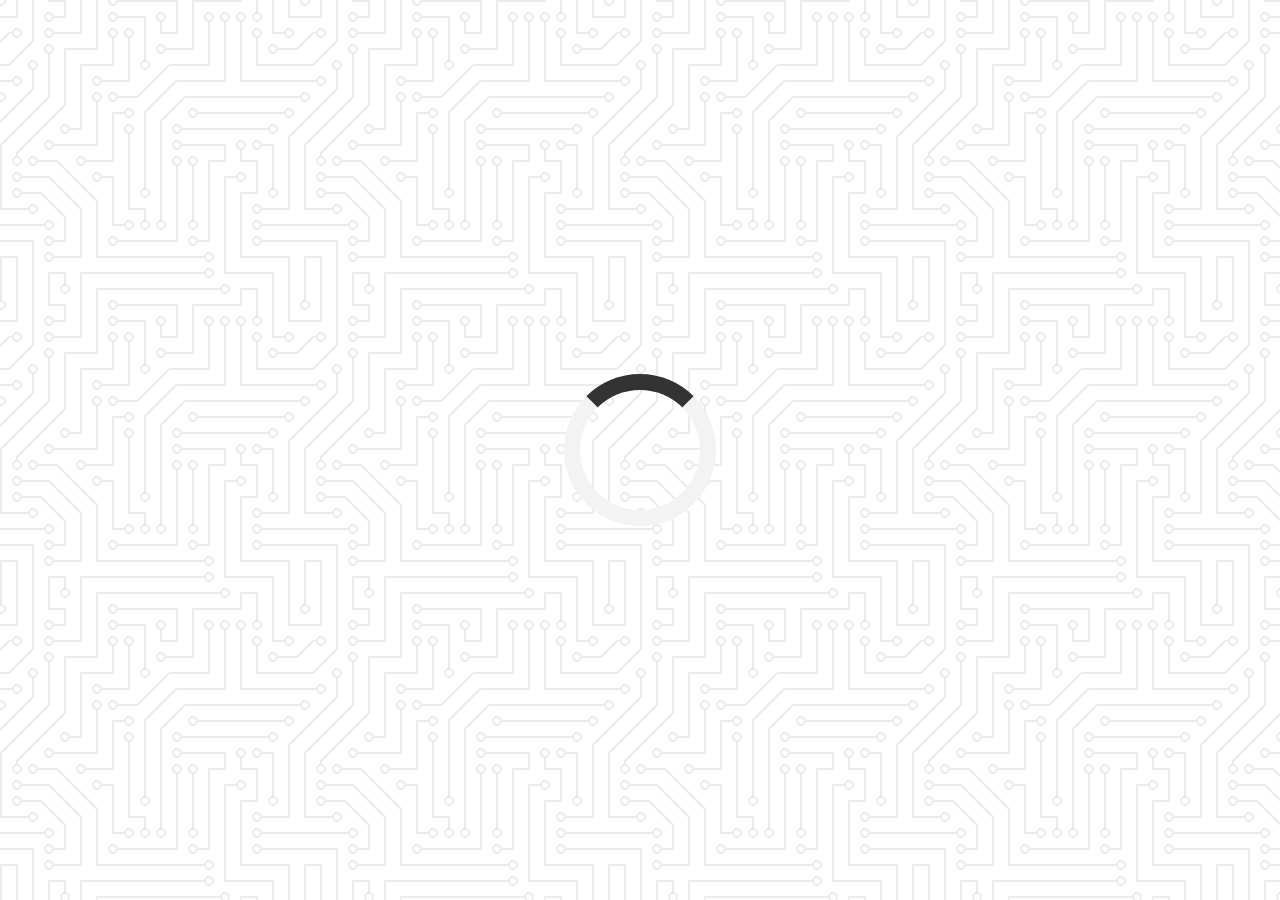
<file: #1 - quote-generator/index.html>
<!DOCTYPE html>
<html lang="en">
<head>
    <meta charset="UTF-8">
    <meta name="viewport" content="width=device-width, initial-scale=1.0">
    <title>Quote Generator</title>
    <link rel="icon" type="image/png" href="favicon.png">
    <link rel="stylesheet" href="https://cdnjs.cloudflare.com/ajax/libs/font-awesome/5.10.2/css/all.min.css"/>
    <link rel="stylesheet" href="style.css">
</head>
<body>
    <div class="quote-container" id="quote-container">
        <!-- Quote -->
        <div class="quote-text">
            <i class="fas fa-quote-left"></i>
            <span id="quote"></span>
        </div>
        <!-- Author -->
        <div class="quote-author">
            <span id="author"></span>
        </div>
        <!-- Buttons -->
        <div class="button-container">
            <button class="twitter-button" id="twitter" title="Tweet This!">
                <i class="fab fa-twitter"></i>
            </button>
            <button id="new-quote">New Quote</button>
        </div>
    </div>
    <!-- Loader -->
    <div class="loader" id="loader"></div>
    <!-- Script -->
    <script src="script.js"></script>
</body>
</html>
</file>
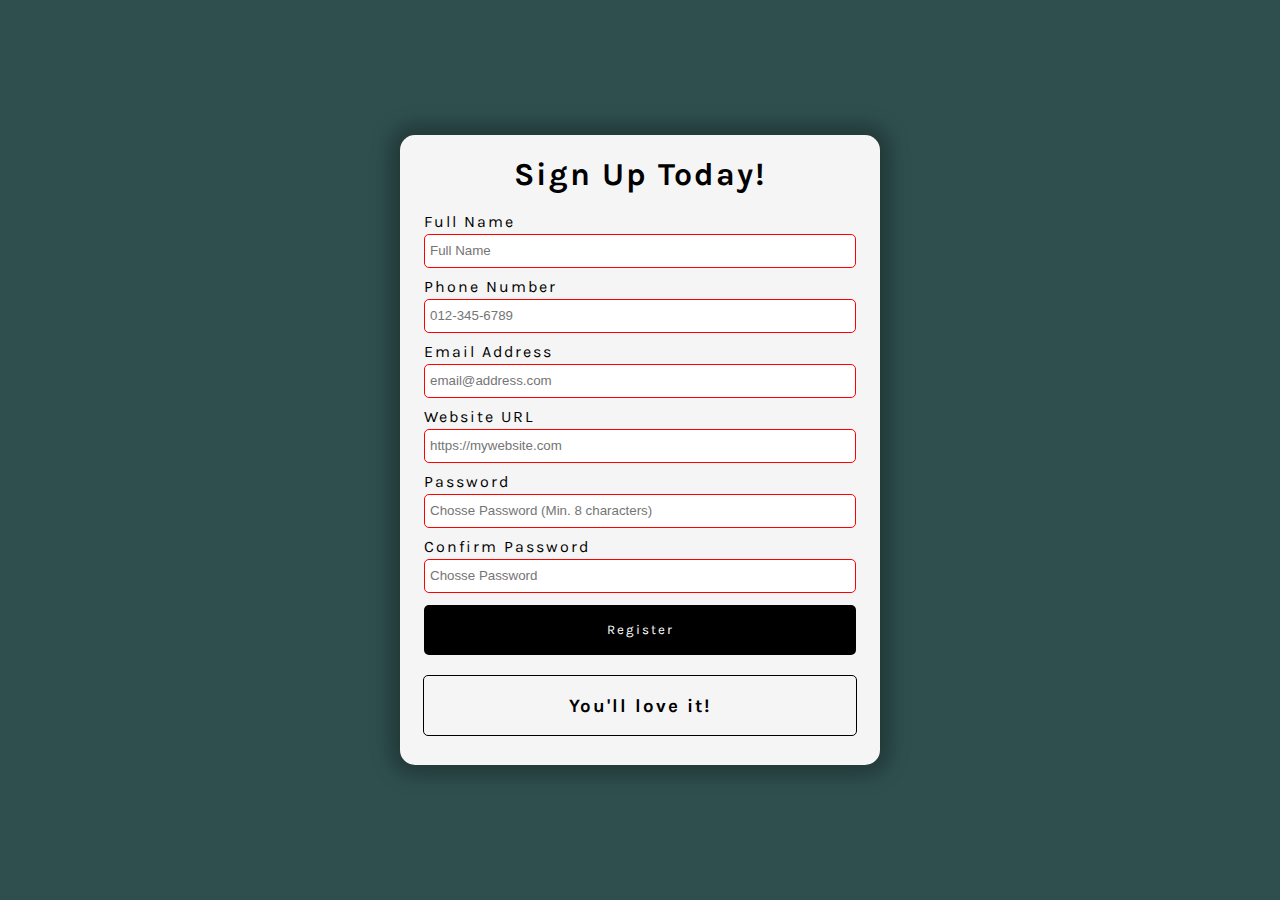
<file: #12- form-validation/index.html>
<!--
links: 
#:
-->
<!DOCTYPE html>
<html lang="en">
<head>
    <meta charset="UTF-8">
    <meta http-equiv="X-UA-Compatible" content="IE=edge">
    <meta name="viewport" content="width=device-width, initial-scale=1.0">
    <link rel="icon" type="image/png" href="favicon.png">
    <link rel="stylesheet" href="style.css">
    <title>Form Validation</title>
</head>
<body>
    <div class="container">
        <h1>Sign Up Today!</h1>
        <!-- Form -->
        <form id="form" novalidate>
            <!-- Full Name -->
            <div class="form-group">
                <label for="name">Full Name</label>
                <input type="text" id="name" placeholder="Full Name" name="name"
                required minlength="3" maxlength="100">
            </div>
            <!-- Phone Number -->
            <div class="form-group">
                <label for="phone">Phone Number</label>
                <input type="tel" id="phone" placeholder="012-345-6789" name="phone"
                required>
            </div>
            <!-- Email Address -->
            <div class="form-group">
                <label for="email">Email Address</label>
                <input type="email" id="email" placeholder="email@address.com" name="email"
                required>
            </div>
            <!-- Website URL -->
            <div class="form-group">
                <label for="website">Website URL</label>
                <input type="url" id="website" placeholder="https://mywebsite.com" name="website"
                required>
            </div>
            <!-- Password -->
            <div class="form-group">
                <label for="password1">Password</label>
                <input type="password" id="password1" placeholder="Chosse Password (Min. 8 characters)" name="password"
                required pattern="^(?=.*\d)(?=.*[a-z])(?=.*[A-Z])(?=.*[a-zA-Z]).{8,}$"
                title="Please, include at least 1 uppercase, 1 lowercase character and 1 number">
            </div>
            <!-- Confirm Password -->
            <div class="form-group">
                <label for="password2">Confirm Password</label>
                <input type="password" id="password2" placeholder="Chosse Password"
                required pattern="^(?=.*\d)(?=.*[a-z])(?=.*[A-Z])(?=.*[a-zA-Z]).{8,}$">
            </div>
            <button type="submit">Register</button>
        </form>
        <!-- Error/Success message -->
        <div class="message-container">
            <h3 id="message">You'll love it!</h3>
        </div>
    </div>
    <!--Script-->
    <script src="script.js"></script>
</body>
</html>
</file>
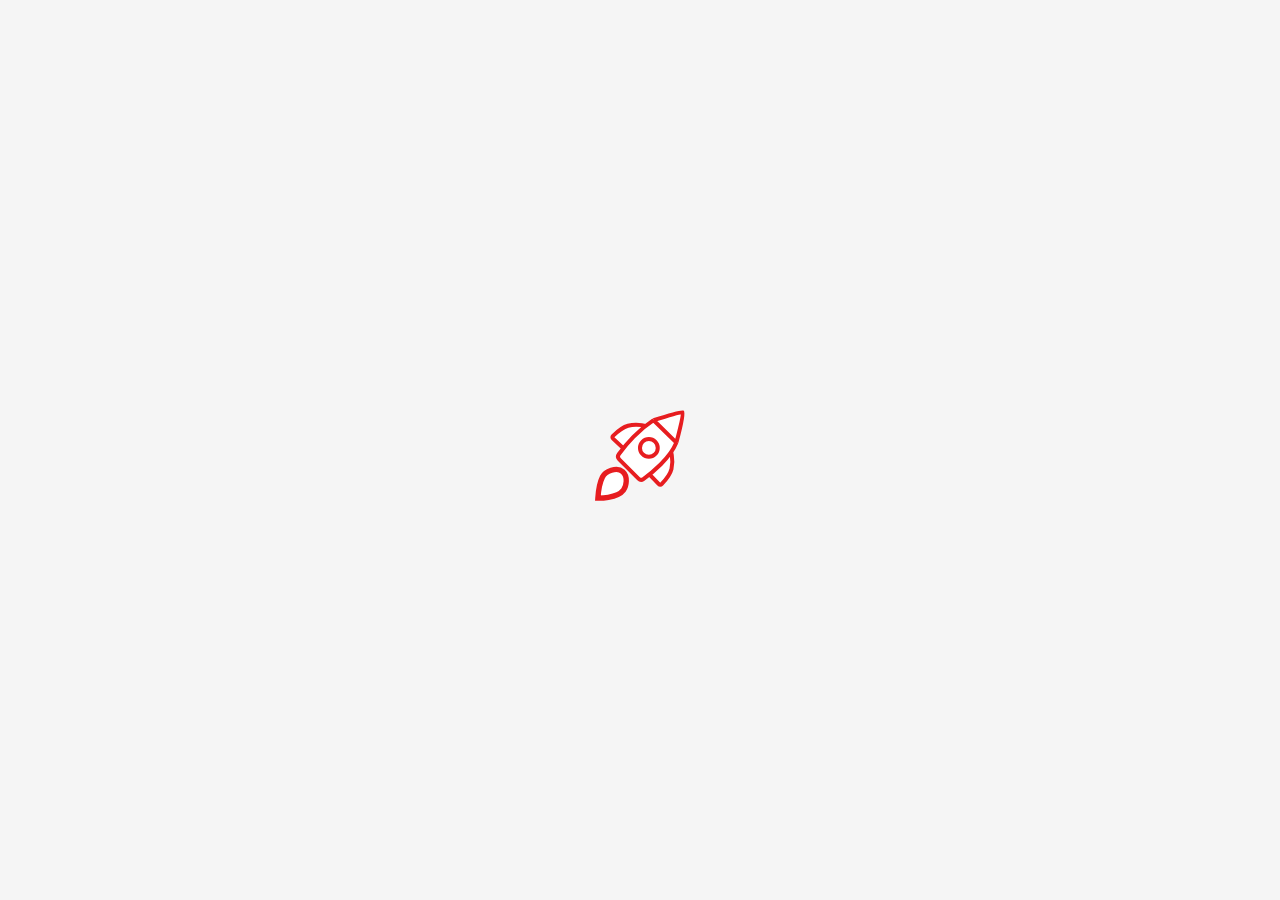
<file: #13- nasa-apod/index.html>
<!DOCTYPE html>
<html lang="en">
<head>
    <meta charset="UTF-8">
    <meta name="viewport" content="width=device-width, initial-scale=1.0">
    <title>NASA API Pictures</title>
    <link rel="stylesheet" href="style.css">
    <link rel="icon" type="image/png" href="https://s2.googleusercontent.com/s2/favicons?domain=www.nasa.gov">
    <!-- ZTM Favicon -->
    <!-- <link rel="icon" type="image/png" href="favicon.png"> -->
</head>
<body>
    <!-- Loader -->
    <div class="loader hidden">
        <img src="rocket.svg" alt="loader">
    </div>
    <!-- Container -->
    <div class="container">
        <!-- Navigation -->
        <div class="navigation-container">
            <span class="background"></span>
            <!-- Results Nav -->
            <span class="navigation-items" id="resultsNav">
                <h3 class="clickable" onclick="updateDOM('favorites')">Favorites</h3>
                <h3>&nbsp;&nbsp;&nbsp;•&nbsp;&nbsp;&nbsp;</h3>
                <h3 class="clickable" onclick="getNasaPictures()">Load More</h3>
            </span>
            <!-- Favourites Nav -->
            <div class="navigation-items hidden" id="favoritesNav">
                <h3 class="clickable" onclick="getNasaPictures()">Load More NASA Images</h3>
            </div>
        </div>
        <!-- Images Container -->
        <div class="images-container"></div>
    </div>
    <!-- Save Confirmation -->
    <div class="save-confirmed" hidden>
        <h1>ADDED!</h1>
    </div>
    <!-- Script -->
    <script src="script.js"></script>
</body>
</html>
</file>
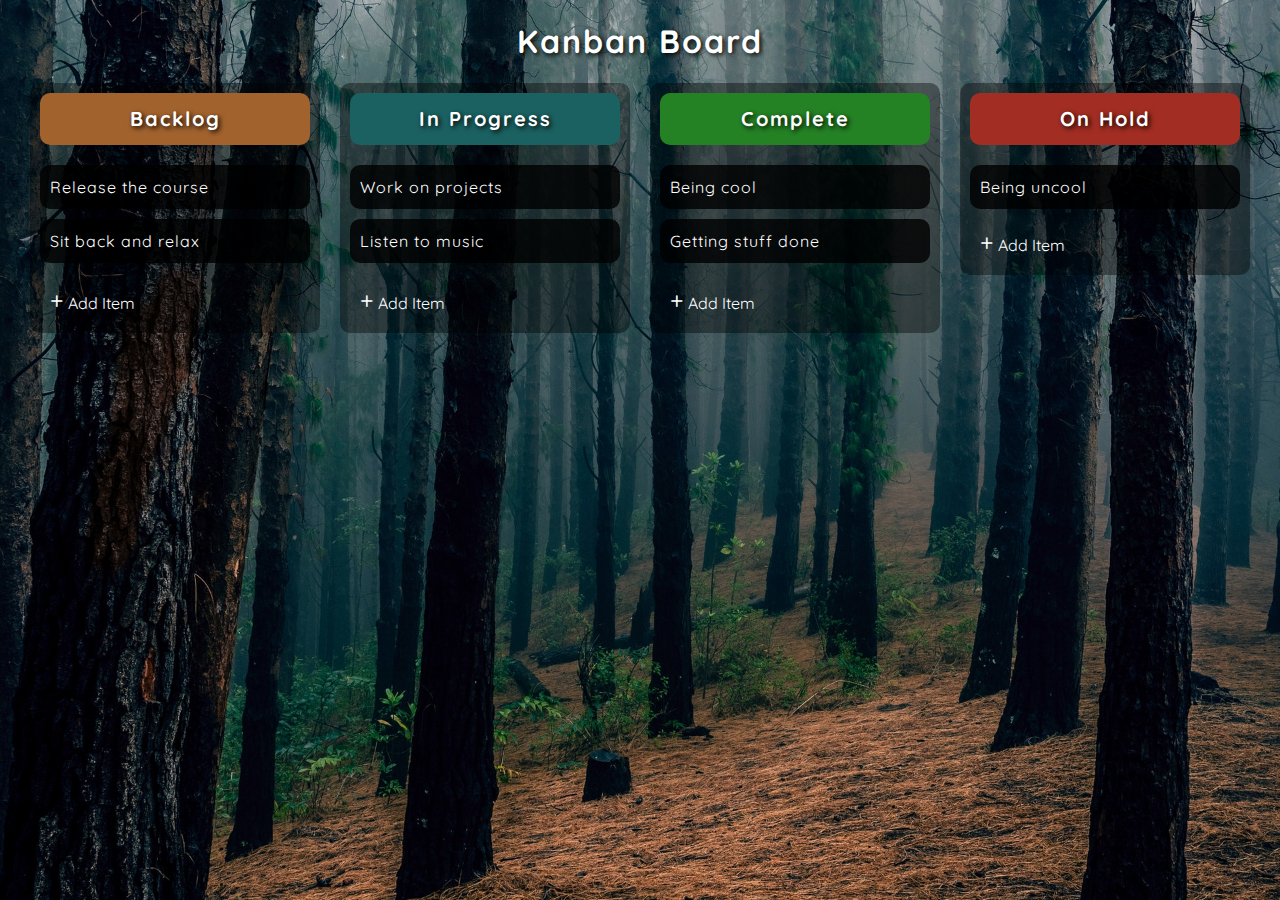
<file: #14- drag-and-drop/index.html>
<!DOCTYPE html>
<html lang="en">
<head>
    <meta charset="UTF-8">
    <meta name="viewport" content="width=device-width, initial-scale=1.0">
    <title>Drag and Drop</title>
    <link rel="icon" type="image/png" href="favicon.png">
    <link rel="stylesheet" href="style.css">
</head>
<body>
    <h1 class="main-title">Kanban Board</h1>
    <div class="drag-container">
        <ul class="drag-list">
            <!-- Backlog Column -->
            <li class="drag-column backlog-column">
                <span class="header">
                    <h1>Backlog</h1>
                </span>
                <!-- Backlog Content -->
                <div id="backlog-content" class="custom-scroll">
                    <ul class="drag-item-list" id="backlog-list" ondrop="drop(event)" ondragover="allowDrop(event)" ondragenter="dragEnter(0)"></ul>
                </div>
                <!-- Add Button Group -->
                <div class="add-btn-group">
                    <div class="add-btn" onclick="showInputBox(0)">
                        <span class="plus-sign">+</span>
                        <span>Add Item</span>
                    </div>
                    <div class="add-btn solid" onclick="hideInputBox(0)">
                        <span>Save Item</span>
                    </div>
                </div>
                <div class="add-container">
                    <div class="add-item" contenteditable="true"></div>
                </div>
            </li>
            <!-- Progress Column -->
            <li class="drag-column progress-column">
                <span class="header">
                    <h1>In Progress</h1>
                </span>
                <!-- Progress Content -->
                <div id="progress-content" class="custom-scroll">
                    <ul class="drag-item-list" id="progress-list" ondrop="drop(event)" ondragover="allowDrop(event)" ondragenter="dragEnter(1)"></ul>
                </div>
                <!-- Add Button Group -->
                <div class="add-btn-group">
                    <div class="add-btn" onclick="showInputBox(1)">
                        <span class="plus-sign">+</span>
                        <span>Add Item</span>
                    </div>
                    <div class="add-btn solid" onclick="hideInputBox(1)">
                        <span>Save Item</span>
                    </div>
                </div>
                <div class="add-container">
                    <div class="add-item" contenteditable="true"></div>
                </div>
            </li>
            <!-- Complete Column -->
            <li class="drag-column complete-column">
                <span class="header">
                    <h1>Complete</h1>
                </span>
                <!-- Complete Content -->
                <div id="complete-content" class="custom-scroll">
                    <ul class="drag-item-list" id="complete-list" ondrop="drop(event)" ondragover="allowDrop(event)" ondragenter="dragEnter(2)"></ul>
                </div>
                <!-- Add Button Group -->
                <div class="add-btn-group">
                    <div class="add-btn" onclick="showInputBox(2)">
                        <span class="plus-sign">+</span>
                        <span>Add Item</span>
                    </div>
                    <div class="add-btn solid" onclick="hideInputBox(2)">
                        <span>Save Item</span>
                    </div>
                </div>
                <div class="add-container">
                    <div class="add-item" contenteditable="true"></div>
                </div>
            </li>
            <!-- On Hold Column -->
            <li class="drag-column on-hold-column">
                <span class="header">
                    <h1>On Hold</h1>
                </span>
                <!-- On Hold Content -->
                <div id="on-hold-content" class="custom-scroll">
                    <ul class="drag-item-list" id="on-hold-list" ondrop="drop(event)" ondragover="allowDrop(event)" ondragenter="dragEnter(3)"></ul>
                </div>
                <!-- Add Button Group -->
                <div class="add-btn-group">
                    <div class="add-btn" onclick="showInputBox(3)">
                        <span class="plus-sign">+</span>
                        <span>Add Item</span>
                    </div>
                    <div class="add-btn solid" onclick="hideInputBox(3)">
                        <span>Save Item</span>
                    </div>
                </div>
                <div class="add-container">
                    <div class="add-item" contenteditable="true"></div>
                </div>
            </li>
        </ul>
    </div>
    <!-- Script -->
    <script src="script.js"></script>
</body>
</html>
</file>
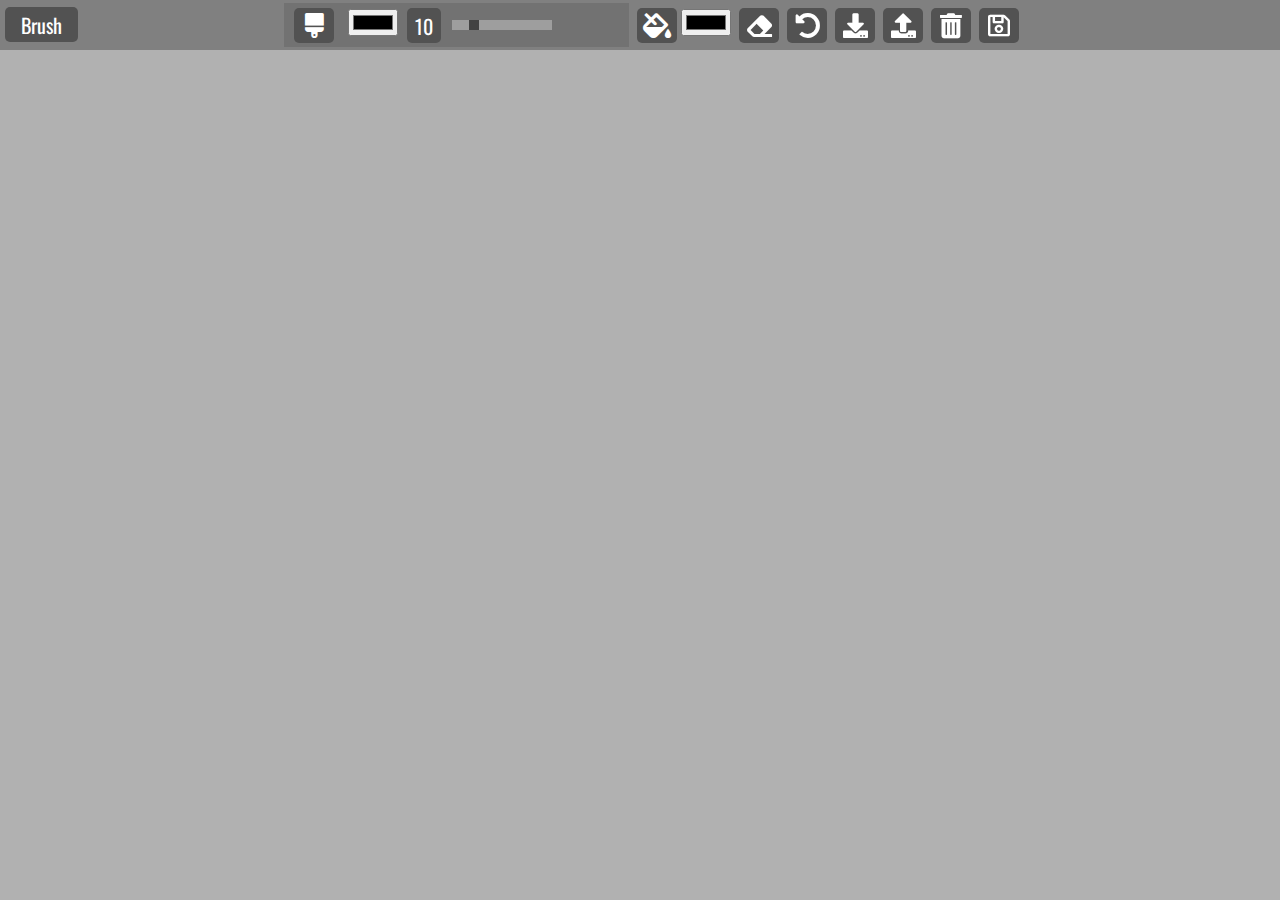
<file: #18- paint-clone/index.html>
<!DOCTYPE html>
<html lang="en">
<head>
    <meta charset="UTF-8">
    <meta name="viewport" content="width=device-width, initial-scale=1.0">
    <title>Paint Clone</title>
    <link rel="icon" type="image/png" href="favicon.png">
    <link rel="stylesheet" href="https://cdnjs.cloudflare.com/ajax/libs/font-awesome/5.10.2/css/all.min.css"/>
    <link rel="stylesheet" href="style.css">
</head>
<body>
    <!-- Tool Bar -->
    <div class="top-bar">
        <!-- Active Tool -->
        <div class="active-tool">
            <span id="active-tool" title="Active Tool">Brush</span>
        </div>
        <!-- Brush -->
        <div class="brush tool">
            <i class="fas fa-brush" id="brush" title="Brush"></i>
            <input type="color">
            <span class="size" id="brush-size" title="Brush Size">10</span>
            <input type="range" min="1" max="50" value="10" class="slider" id="brush-slider">
        </div>
        <!-- Bucket -->
        <div class="bucket tool">
            <i class="fas fa-fill-drip" title="Background Color"></i>
            <input type="color">
        </div>
        <!-- Eraser -->
        <div class="tool">
            <i class="fas fa-eraser" id="eraser" title="Eraser"></i>
        </div>
        <!-- Clear Canvas -->
        <div class="tool">
            <i class="fas fa-undo-alt" id="clear-canvas" title="Clear"></i>
        </div>
        <!-- Save Local Storage -->
        <div class="tool">
            <i class="fas fa-download" id="save-storage" title="Save Local Storage"></i>
        </div>
        <!-- Load Local Storage -->
        <div class="tool">
            <i class="fas fa-upload" id="load-storage" title="Load Local Storage"></i>
        </div>
        <!-- Clear Local Storage -->
        <div class="tool">
            <i class="fas fa-trash-alt" id="clear-storage" title="Clear Local Storage"></i>
        </div>
        <!-- Download Image -->
        <div class="tool">
            <a id="download">
                <i class="far fa-save" title="Save Image File"></i>
            </a>
        </div>
    </div>
    <!-- Mobile Message -->
    <div class="mobile-message">
        
    </div>
    <!-- Script -->
    <script src="script.js"></script>
</body>
</html>
</file>
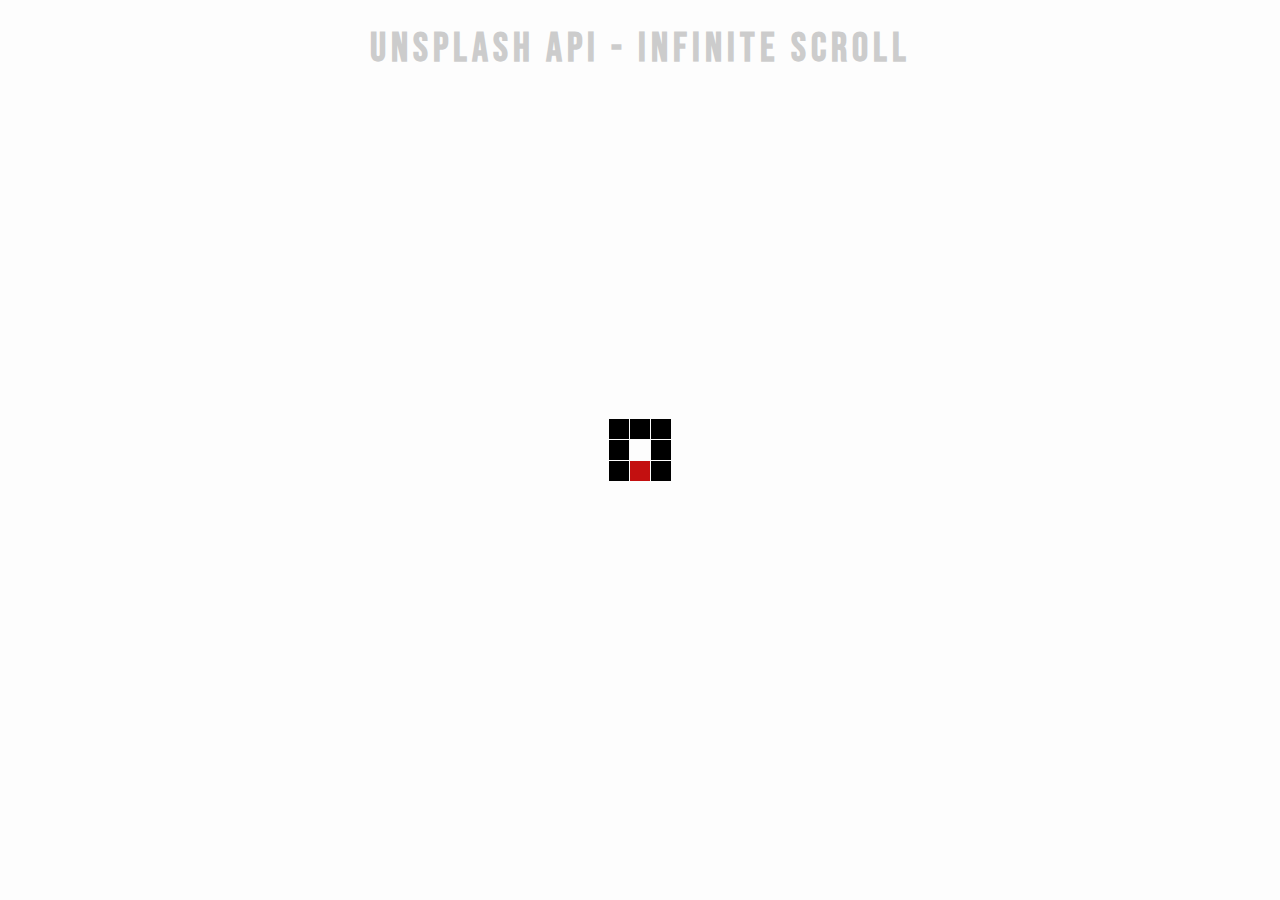
<file: #2 - infinity-scroll/index.html>
<!DOCTYPE html>
<html lang="en">
<head>
    <meta charset="UTF-8">
    <meta name="viewport" content="width=device-width, initial-scale=1.0">
    <title>Infinite Scroll</title>
    <link rel="icon" type="image/png" href="favicon.png">
    <link rel="stylesheet" href="style.css">
</head>
<body>
    <!-- Title -->
    <h1>Unsplash API - Infinite Scroll</h1>
    <!-- Loader -->
    <div class="loader" id="loader">
        <img src="loader.svg" alt="Loading">
    </div>
    <!-- Image Container -->
    <div class="image-container" id="image-container"></div>
    <!-- Script -->
    <script src="script.js"></script>
</body>
</html>
</file>
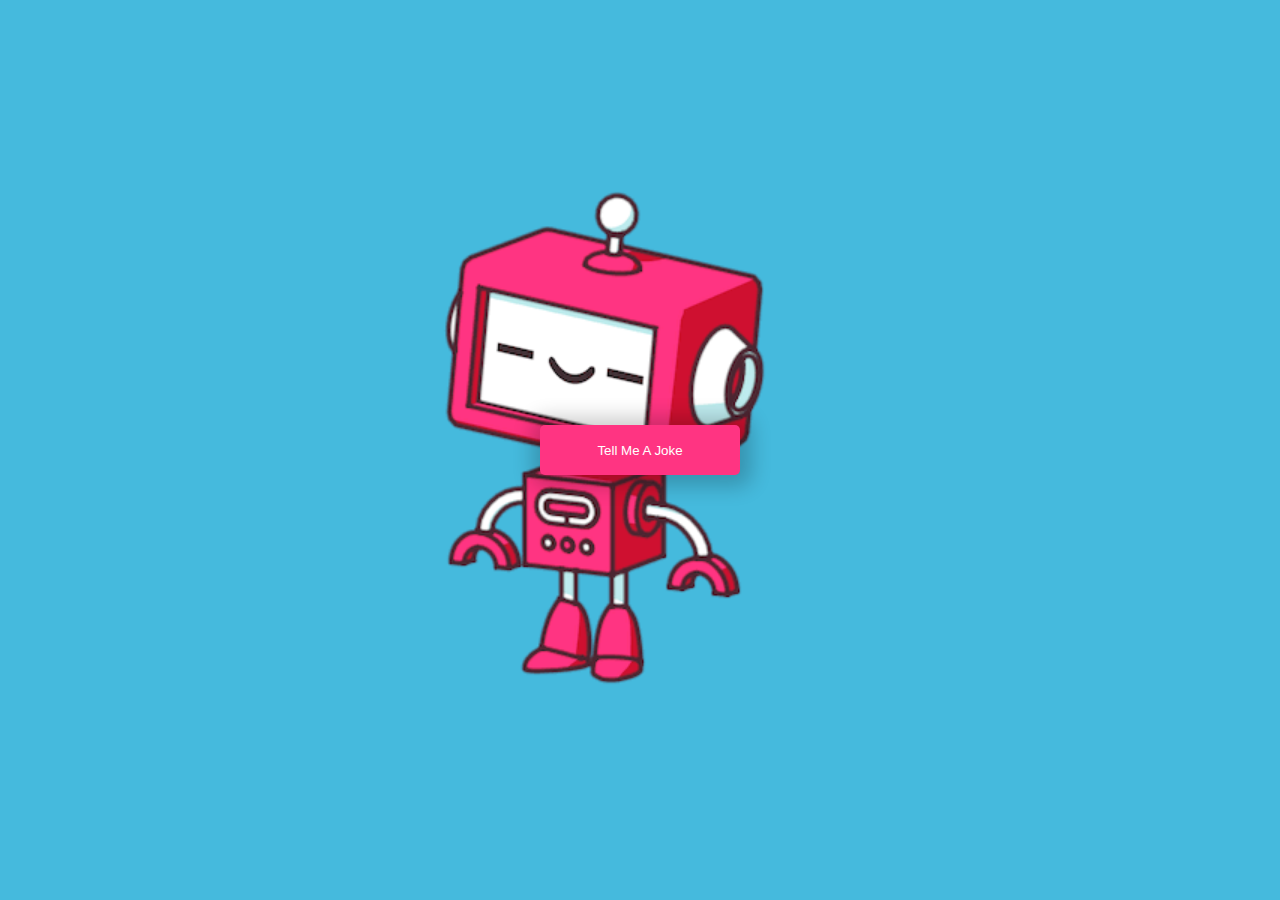
<file: #4 - joke-teller/index.html>
<!--
The small project request a joke from JokeAPI then prints and read it out loud with the help of Text-to-Speach RSS API.

    # Api text-to-speach fetch audio

-->

<!DOCTYPE html>
<html lang="en">
<head>
    <meta charset="UTF-8">
    <meta name="viewport" content="width=device-width, initial-scale=1.0">
    <title>Joke Teller</title>
    <link rel="icon" type="image/png" href="https://emojipedia-us.s3.dualstack.us-west-1.amazonaws.com/thumbs/120/samsung/312/robot_1f916.png">
    <link rel="stylesheet" href="style.css">
</head>
<body>
    <div class="container">
        <button id="button">Tell Me A Joke</button>
        <audio id="audio" controls hidden></audio>
        
    </div>
    <p id="joke"></p>
    <!-- Script -->
    <script src="script.js"></script>
</body>
</html>
</file>
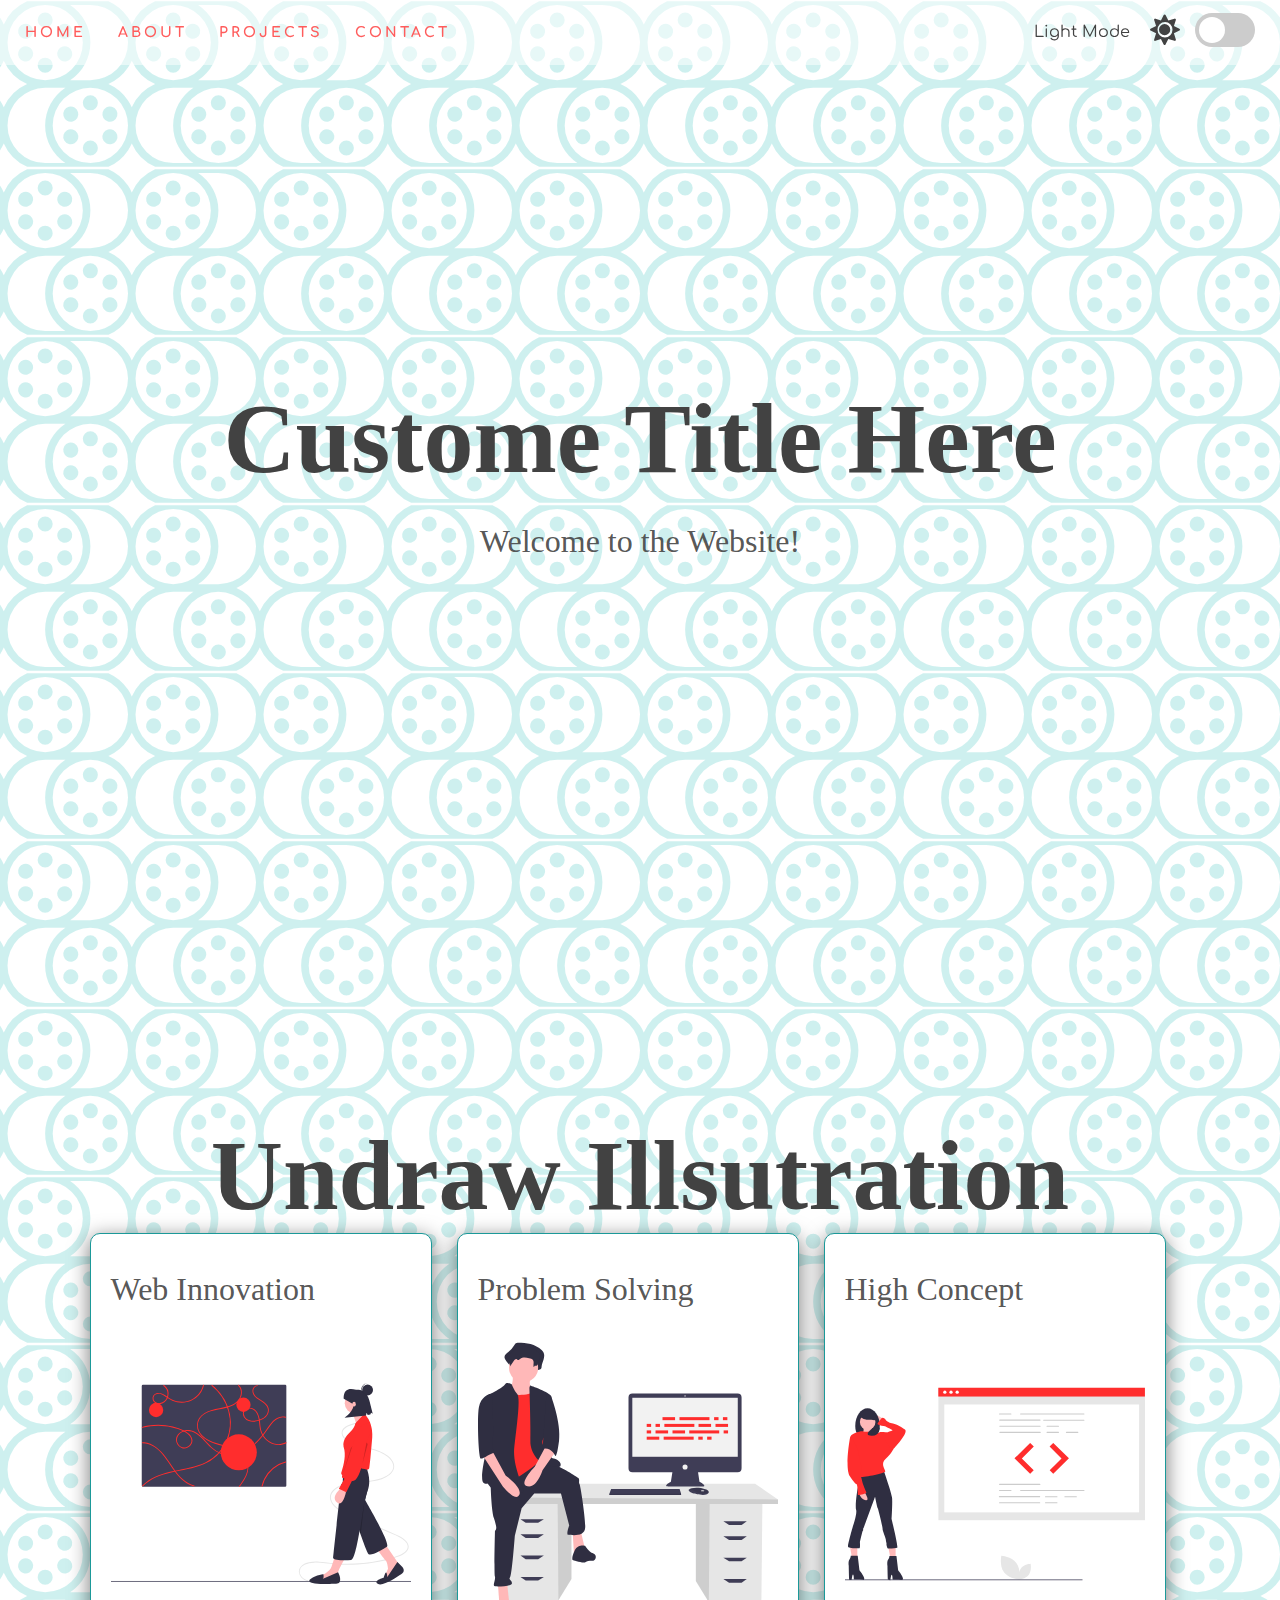
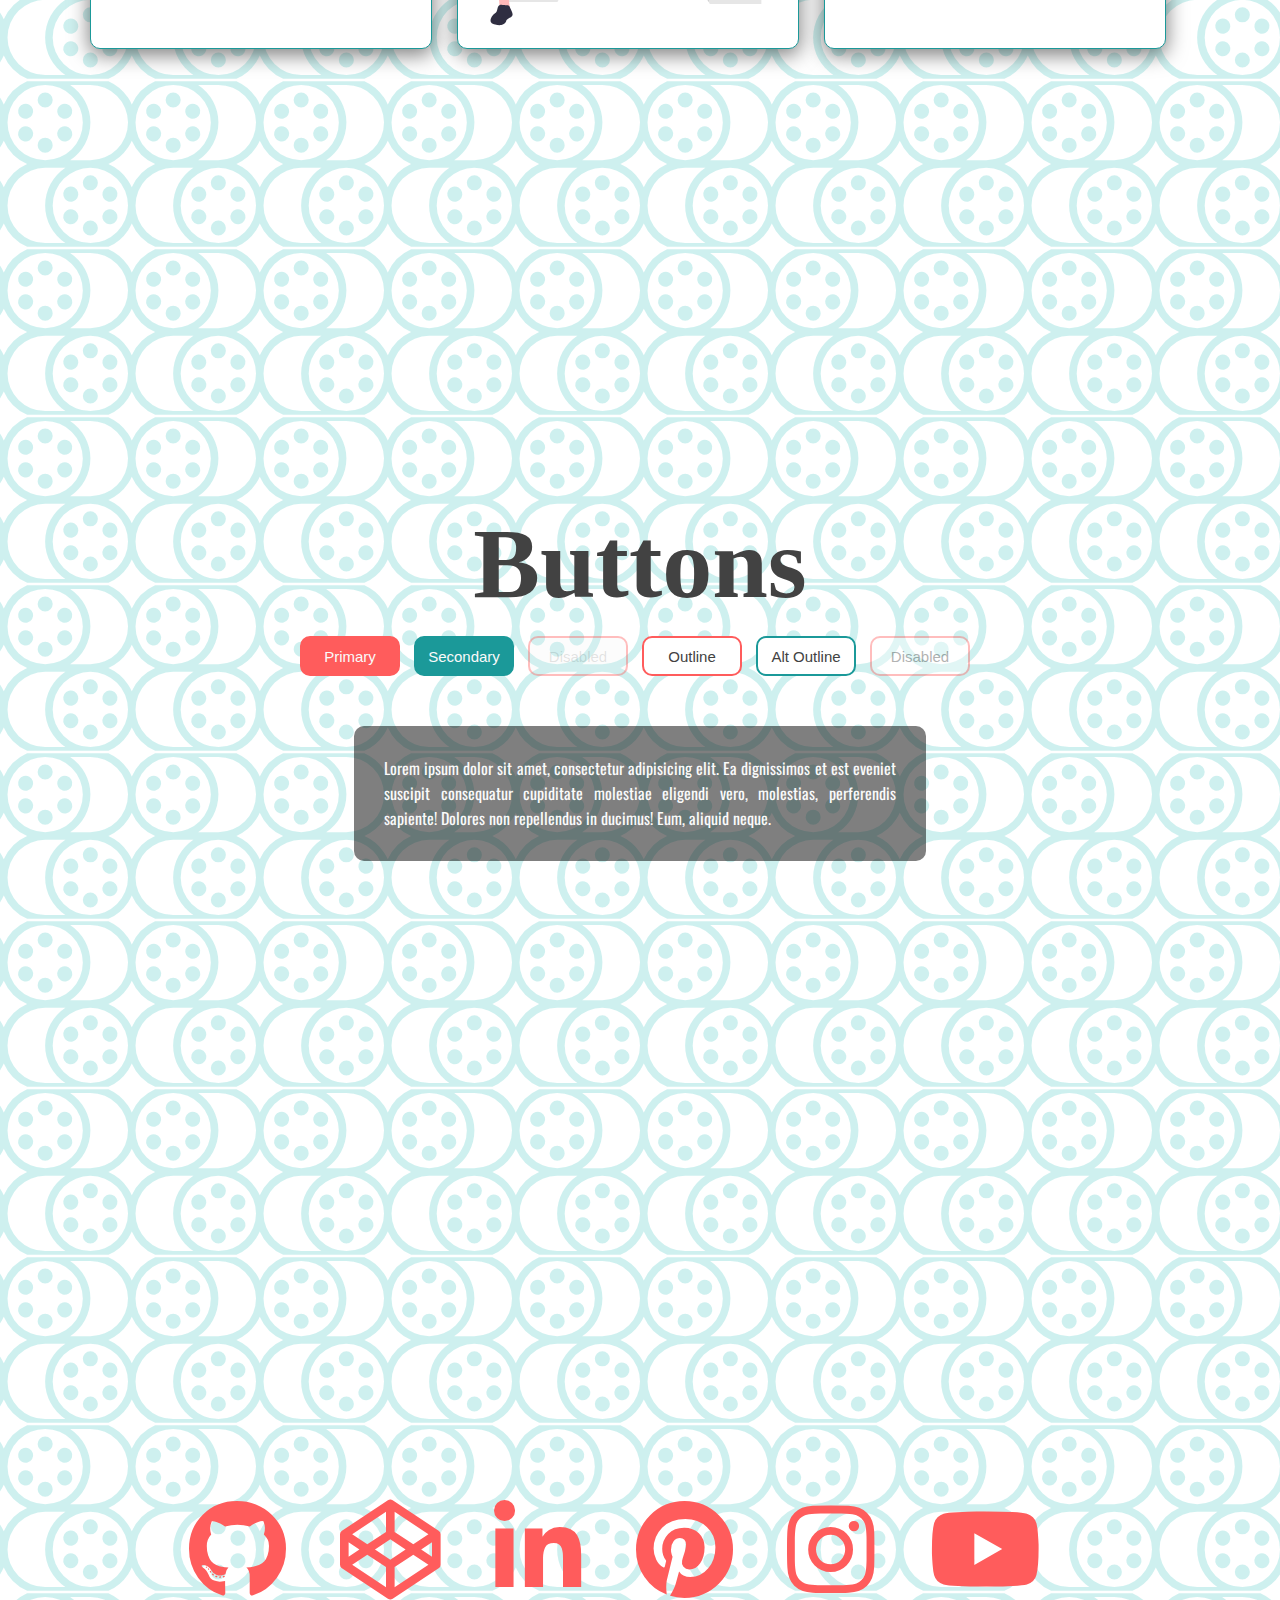
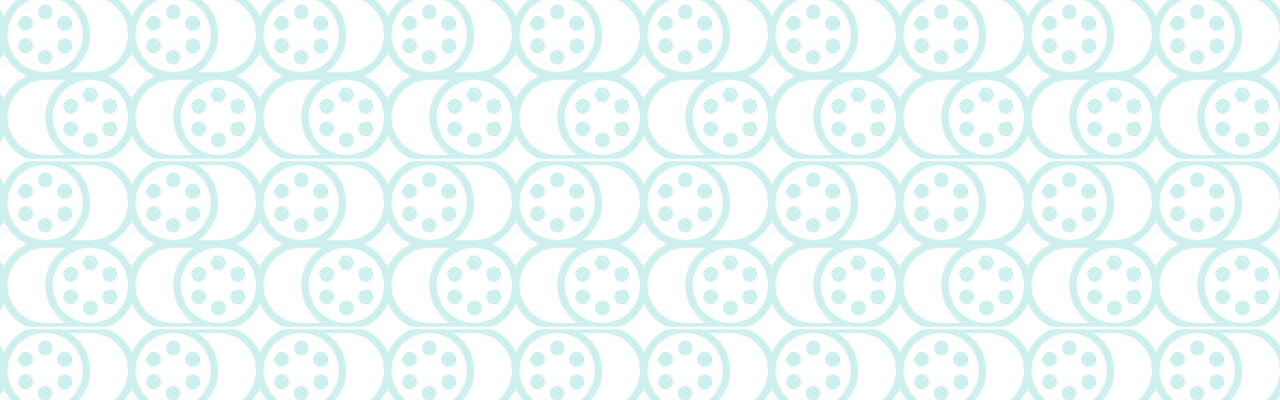
<file: #5 - light-dark-mode/index.html>
<!-- 
    Toggle Dark and Light mode of a landing page with dynamic color schemes for text, svg-elements and other content types. The page rememers your last theme selection, every time you visit your last settings will be reloaded.

    #template, theme, localStorage, CSS variable, dynamic content
-->

<!DOCTYPE html>
<html lang="en">
<head>
    <meta charset="UTF-8">
    <meta name="viewport" content="width=device-width, initial-scale=1.0">
    <title>Light / Dark mode</title>
    <link rel="icon" type="image/png" href="favicon.png">
    <link rel="stylesheet" href="https://cdnjs.cloudflare.com/ajax/libs/font-awesome/5.10.2/css/all.min.css"/>
    <link rel="stylesheet" href="style.css">
</head>
<body> 
    <!-- Dark Mode Switch -->
    <div class="theme-switch-wrapper">
        <span id="toggle-icon">
            <span class="toggle-text">Light Mode</span>
            <i class="fas fa-sun"></i>
        </span>
        <label class="theme-switch">
            <input type="checkbox">
            <div class="slider round"></div>
        </label>
    </div>
    <!-- Home Section -->
    <nav id="nav">
        <a href="#home">HOME</a>
        <a href="#about">ABOUT</a>
        <a href="#projects">PROJECTS</a>
        <a href="#contact">CONTACT</a>
    </nav>
    <!-- Home Section -->
    <section id="home">
        <div class="title-group">
            <h1>Custome Title Here</h1>
            <h2>Welcome to the Website!</h2>
        </div>
    </section>
    <!-- About Section -->
    <section id="about">
            <h1>Undraw Illsutration</h1>
            <div class="about-container">
                <div class="image-container">
                    <h2>Web Innovation</h2>
                    <img src="img/undraw_conceptual_idea_light.svg" alt="Concept" id="image1">
                </div>
                <div class="image-container">
                    <h2>Problem Solving</h2>
                    <img src="img/undraw_feeling_proud_light.svg" alt="Solution" id="image2">
                </div>
                <div class="image-container">
                    <h2>High Concept</h2>
                    <img src="img/undraw_proud_coder_light.svg" alt="Idea" id="image3">
                </div>
            </div>
    </section>
    <!-- Projects Section -->
    <section id="projects">
            <h1>Buttons</h1>
            <div class="buttons">
                <button class="primary">Primary</button>
                <button class="secondary">Secondary</button>
                <button class="disabled" disabled>Disabled</button>
                <button class="outline">Outline</button>
                <button class="secondary outline">Alt Outline</button>
                <button class="outline" disabled>Disabled</button>
            </div>
            <div class="text-box" id="text-box">
                <p>Lorem ipsum dolor sit amet, consectetur adipisicing elit. Ea dignissimos et est eveniet suscipit consequatur cupiditate molestiae eligendi vero, molestias, perferendis sapiente! Dolores non repellendus in ducimus! Eum, aliquid neque.</p>
            </div>
    </section>
    <!-- Contacts Section -->
    <section id="contact">
        <div class="social-icons">
            <i class="fab fa-github"></i>
            <i class="fab fa-codepen"></i>
            <i class="fab fa-linkedin-in"></i>
            <i class="fab fa-pinterest"></i>
            <i class="fab fa-instagram"></i>
            <i class="fab fa-youtube"></i>

        </div>
</section>
    <!-- Script -->
    <script src="script.js"></script>
</body>
</html>
</file>
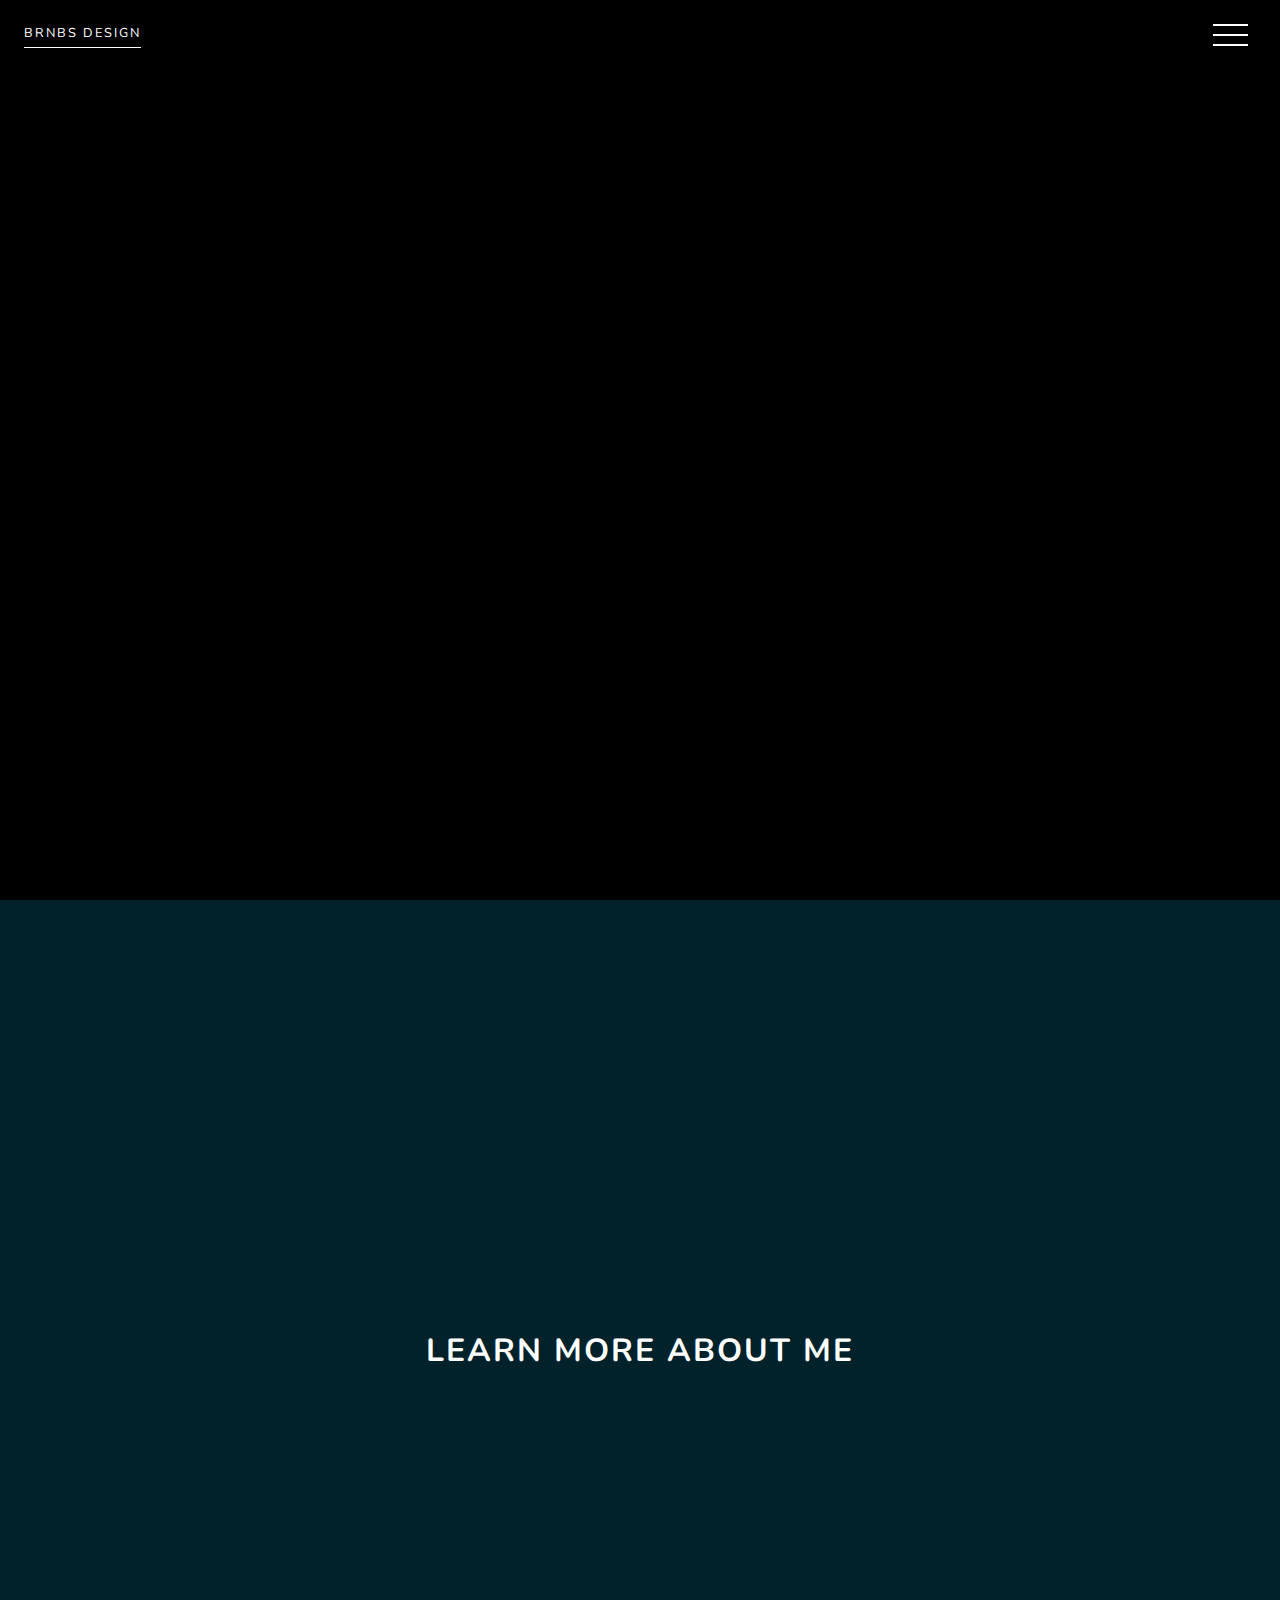
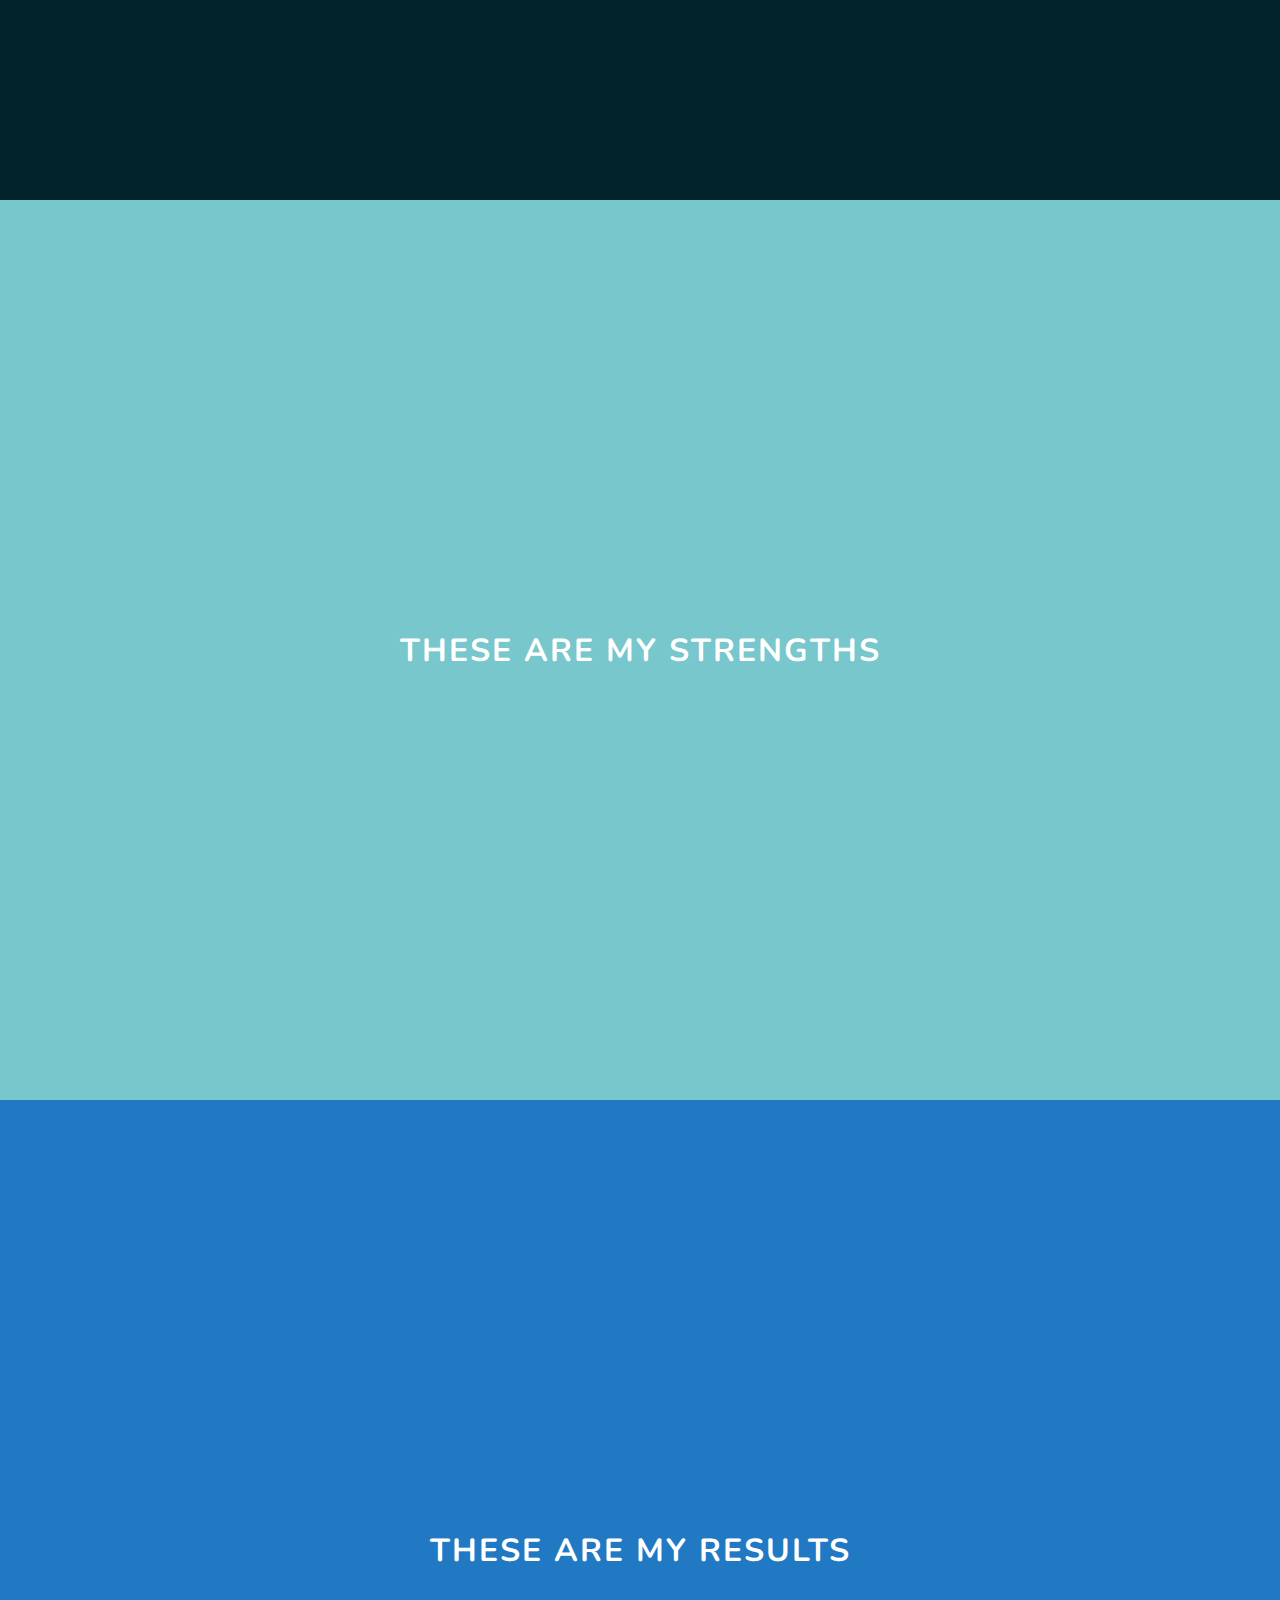
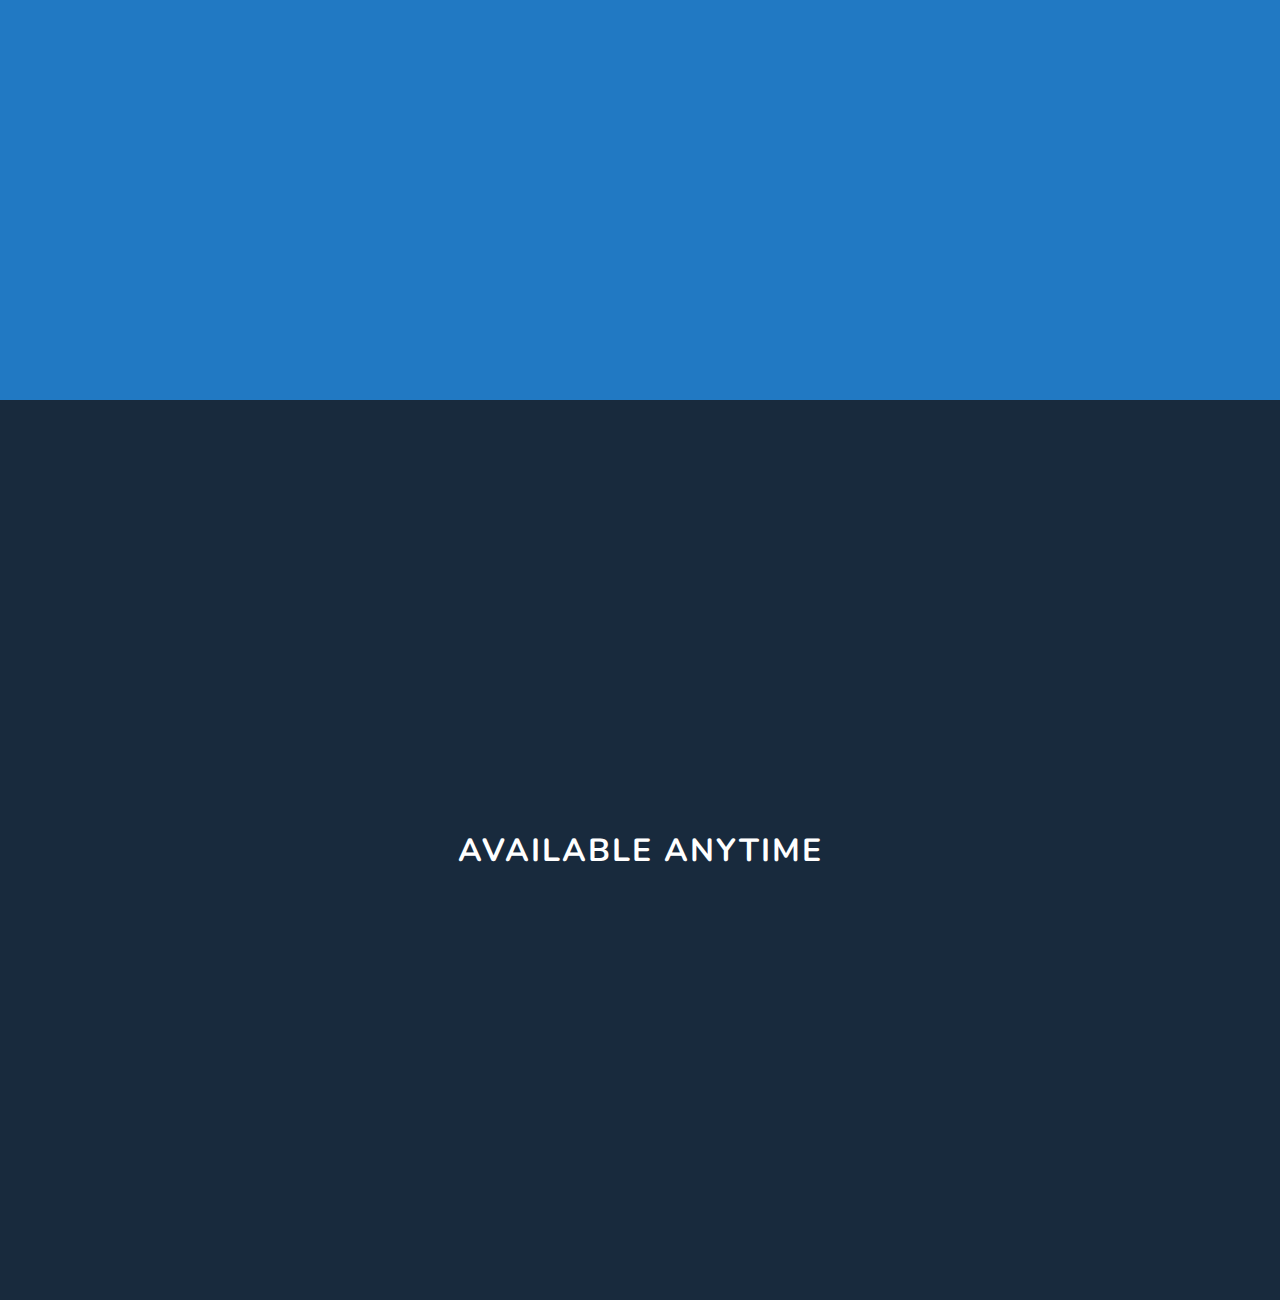
<file: #7 - navigation-nation/index.html>
<!DOCTYPE html>
<html lang="en">
<head>
  <meta charset="UTF-8">
  <meta name="viewport" content="width=device-width, initial-scale=1.0">
  <title>Animated Navigation</title>
  <link rel="icon" type="image/png" href="favicon.png">
  <link rel="stylesheet" href="style.css">
</head>
<body>
  <!-- Menu Overlay -->
  <div class="overlay overlay-slide-left" id="overlay">
    <!-- Menu Items -->
    <nav>
      <ul>
        <li id="nav-1" class="slide-out-1"><a href="#home">home</a></li>
        <li id="nav-2" class="slide-out-2"><a href="#about">about</a></li>
        <li id="nav-3" class="slide-out-3"><a href="#skills">skills</a></li>
        <li id="nav-4" class="slide-out-4"><a href="#projects">projects</a></li>
        <li id="nav-5" class="slide-out-5"><a href="#contact">contact</a></li>
      </ul>
    </nav>
  </div>
  <!-- Menu Bars -->
  <div class="menu-bars" id="menu-bars">
    <div class="bar1"></div>
    <div class="bar2"></div>
    <div class="bar3"></div>
  </div>
  <!-- Sections -->
  <section id="home"><a href="https://barnabasvarszegi.com" target="_blank">Brnbs Design</a></section>
  <section id="about"><h1>Learn More About Me</h1></section>
  <section id="skills"><h1>These Are My Strengths</h1></section>
  <section id="projects"><h1>These Are My Results</h1></section>
  <section id="contact"><h1>Available Anytime</h1></section>
  <!-- Script -->
  <script src="script.js"></script>
</body>
</html>
</file>
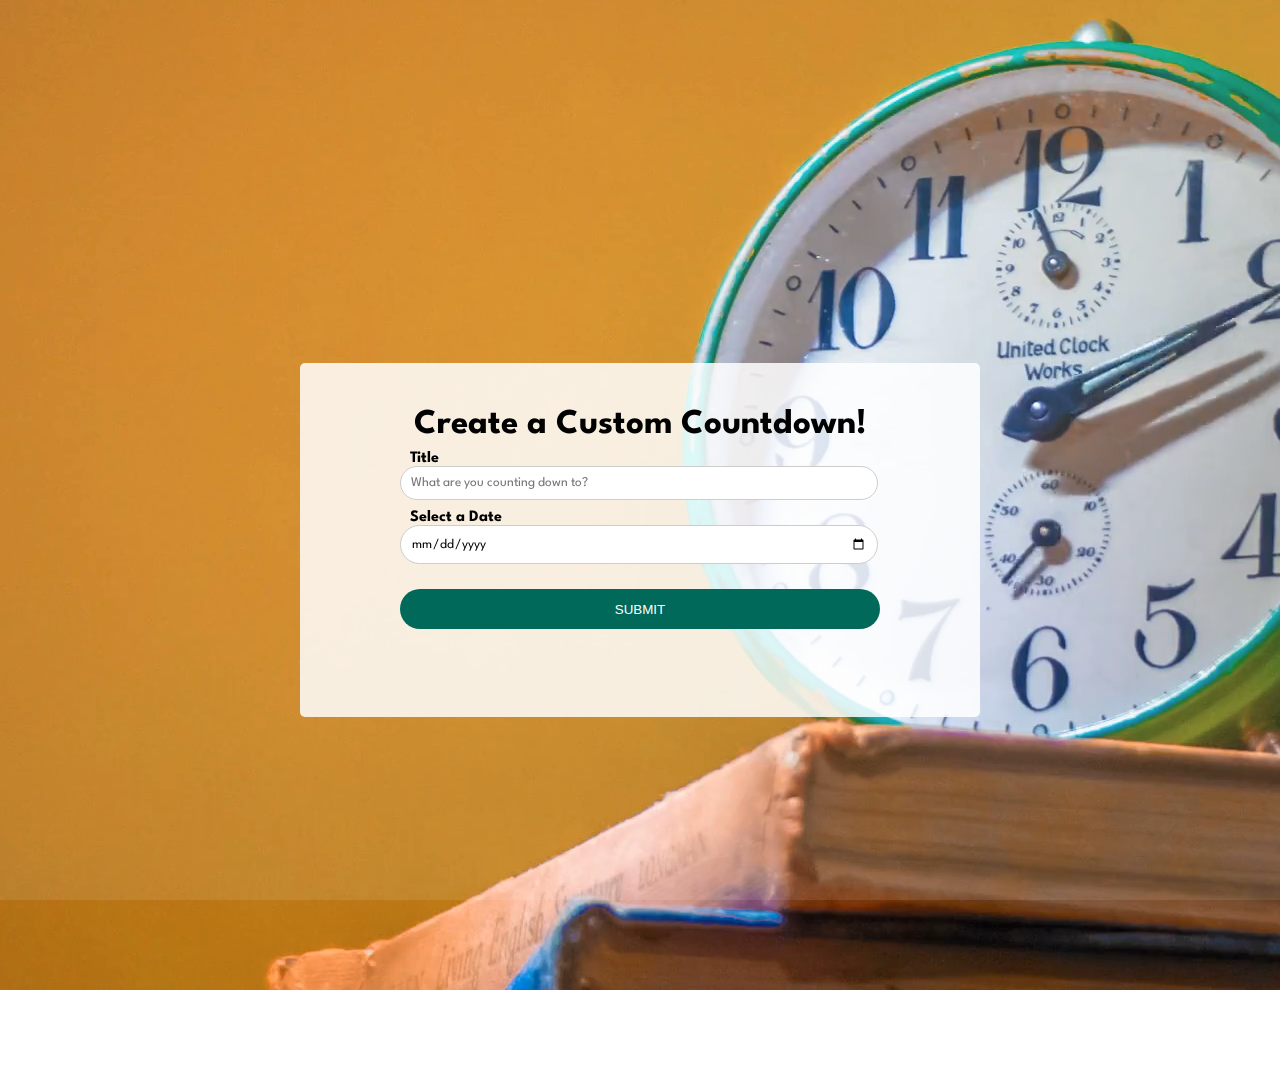
<file: #9 - custom-countdown/index.html>
<!--
    preventDefault
	setInterval
	LocalStorage
	time format
	google font
	JSON
-->

<!DOCTYPE html>
<html lang="en">
<head>
    <meta charset="UTF-8">
    <meta name="viewport" content="width=device-width, initial-scale=1.0">
    <title>Custom Countdown</title>
    <link rel="icon" type="image/png" href="favicon.png">
    <link rel="stylesheet" href="style.css">
</head>
<body>
    <!-- Video Background-->
    <video class="video-background" loop muted autoplay>
        <source src="time2.mp4"></source>
    </video>
    <div class="video-overlay"></div>
    <!-- Contrainer -->
    <div class="container">
        <!-- Input -->
        <div class="input-container" id="input-container">
            <h1>Create a Custom Countdown!</h1>
            <form class="form" id="countdownForm">
                <label for="title">Title</label>
                <input type="text" id="title" placeholder="What are you counting down to?">
                <label for="date-picker">Select a Date</label>
                <input type="date" id="date-picker">
                <button type="submit">Submit</button>
            </form>
        </div>
        <!-- Countdown -->
        <div class="countdown" id="countdown" hidden>
            <h1 id="countdown-title"></h1>
            <ul>
                <li><span></span>Days</li>
                <li><span></span>Hours</li>
                <li><span></span>Minutes</li>
                <li><span></span>Seconds</li>
            </ul>
            <button id="countdown-button">Reset</button>
        </div>
        <!-- Complete -->
        <div class="complete" id="complete" hidden>
            <h1 class="complete-title">Countdown Complete!</h1>
            <h1 id="complete-info">Countdown Finished  on 05-06-2021</h1>
            <button id="complete-button">New Countdown</button>
        </div>
    </div>
    <!-- Script -->
    <script src="script.js"></script>
</body>
</html>
</file>
<file: #1 - quote-generator/style.css>
@import url("https://fonts.googleapis.com/css?family=Montserrat&display=swap");

html {
  box-sizing: border-box;
}

body {
  margin: 0;
  min-height: 100vh;
  background-color: #fff;
  background-image: url("data:image/svg+xml,%3Csvg xmlns='http://www.w3.org/2000/svg' viewBox='0 0 304 304' width='304' height='304'%3E%3Cpath fill='%23000000' fill-opacity='0.08' d='M44.1 224a5 5 0 1 1 0 2H0v-2h44.1zm160 48a5 5 0 1 1 0 2H82v-2h122.1zm57.8-46a5 5 0 1 1 0-2H304v2h-42.1zm0 16a5 5 0 1 1 0-2H304v2h-42.1zm6.2-114a5 5 0 1 1 0 2h-86.2a5 5 0 1 1 0-2h86.2zm-256-48a5 5 0 1 1 0 2H0v-2h12.1zm185.8 34a5 5 0 1 1 0-2h86.2a5 5 0 1 1 0 2h-86.2zM258 12.1a5 5 0 1 1-2 0V0h2v12.1zm-64 208a5 5 0 1 1-2 0v-54.2a5 5 0 1 1 2 0v54.2zm48-198.2V80h62v2h-64V21.9a5 5 0 1 1 2 0zm16 16V64h46v2h-48V37.9a5 5 0 1 1 2 0zm-128 96V208h16v12.1a5 5 0 1 1-2 0V210h-16v-76.1a5 5 0 1 1 2 0zm-5.9-21.9a5 5 0 1 1 0 2H114v48H85.9a5 5 0 1 1 0-2H112v-48h12.1zm-6.2 130a5 5 0 1 1 0-2H176v-74.1a5 5 0 1 1 2 0V242h-60.1zm-16-64a5 5 0 1 1 0-2H114v48h10.1a5 5 0 1 1 0 2H112v-48h-10.1zM66 284.1a5 5 0 1 1-2 0V274H50v30h-2v-32h18v12.1zM236.1 176a5 5 0 1 1 0 2H226v94h48v32h-2v-30h-48v-98h12.1zm25.8-30a5 5 0 1 1 0-2H274v44.1a5 5 0 1 1-2 0V146h-10.1zm-64 96a5 5 0 1 1 0-2H208v-80h16v-14h-42.1a5 5 0 1 1 0-2H226v18h-16v80h-12.1zm86.2-210a5 5 0 1 1 0 2H272V0h2v32h10.1zM98 101.9V146H53.9a5 5 0 1 1 0-2H96v-42.1a5 5 0 1 1 2 0zM53.9 34a5 5 0 1 1 0-2H80V0h2v34H53.9zm60.1 3.9V66H82v64H69.9a5 5 0 1 1 0-2H80V64h32V37.9a5 5 0 1 1 2 0zM101.9 82a5 5 0 1 1 0-2H128V37.9a5 5 0 1 1 2 0V82h-28.1zm16-64a5 5 0 1 1 0-2H146v44.1a5 5 0 1 1-2 0V18h-26.1zm102.2 270a5 5 0 1 1 0 2H98v14h-2v-16h124.1zM242 149.9V160h16v34h-16v62h48v48h-2v-46h-48v-66h16v-30h-16v-12.1a5 5 0 1 1 2 0zM53.9 18a5 5 0 1 1 0-2H64V2H48V0h18v18H53.9zm112 32a5 5 0 1 1 0-2H192V0h50v2h-48v48h-28.1zm-48-48a5 5 0 0 1-9.8-2h2.07a3 3 0 1 0 5.66 0H178v34h-18V21.9a5 5 0 1 1 2 0V32h14V2h-58.1zm0 96a5 5 0 1 1 0-2H137l32-32h39V21.9a5 5 0 1 1 2 0V66h-40.17l-32 32H117.9zm28.1 90.1a5 5 0 1 1-2 0v-76.51L175.59 80H224V21.9a5 5 0 1 1 2 0V82h-49.59L146 112.41v75.69zm16 32a5 5 0 1 1-2 0v-99.51L184.59 96H300.1a5 5 0 0 1 3.9-3.9v2.07a3 3 0 0 0 0 5.66v2.07a5 5 0 0 1-3.9-3.9H185.41L162 121.41v98.69zm-144-64a5 5 0 1 1-2 0v-3.51l48-48V48h32V0h2v50H66v55.41l-48 48v2.69zM50 53.9v43.51l-48 48V208h26.1a5 5 0 1 1 0 2H0v-65.41l48-48V53.9a5 5 0 1 1 2 0zm-16 16V89.41l-34 34v-2.82l32-32V69.9a5 5 0 1 1 2 0zM12.1 32a5 5 0 1 1 0 2H9.41L0 43.41V40.6L8.59 32h3.51zm265.8 18a5 5 0 1 1 0-2h18.69l7.41-7.41v2.82L297.41 50H277.9zm-16 160a5 5 0 1 1 0-2H288v-71.41l16-16v2.82l-14 14V210h-28.1zm-208 32a5 5 0 1 1 0-2H64v-22.59L40.59 194H21.9a5 5 0 1 1 0-2H41.41L66 216.59V242H53.9zm150.2 14a5 5 0 1 1 0 2H96v-56.6L56.6 162H37.9a5 5 0 1 1 0-2h19.5L98 200.6V256h106.1zm-150.2 2a5 5 0 1 1 0-2H80v-46.59L48.59 178H21.9a5 5 0 1 1 0-2H49.41L82 208.59V258H53.9zM34 39.8v1.61L9.41 66H0v-2h8.59L32 40.59V0h2v39.8zM2 300.1a5 5 0 0 1 3.9 3.9H3.83A3 3 0 0 0 0 302.17V256h18v48h-2v-46H2v42.1zM34 241v63h-2v-62H0v-2h34v1zM17 18H0v-2h16V0h2v18h-1zm273-2h14v2h-16V0h2v16zm-32 273v15h-2v-14h-14v14h-2v-16h18v1zM0 92.1A5.02 5.02 0 0 1 6 97a5 5 0 0 1-6 4.9v-2.07a3 3 0 1 0 0-5.66V92.1zM80 272h2v32h-2v-32zm37.9 32h-2.07a3 3 0 0 0-5.66 0h-2.07a5 5 0 0 1 9.8 0zM5.9 0A5.02 5.02 0 0 1 0 5.9V3.83A3 3 0 0 0 3.83 0H5.9zm294.2 0h2.07A3 3 0 0 0 304 3.83V5.9a5 5 0 0 1-3.9-5.9zm3.9 300.1v2.07a3 3 0 0 0-1.83 1.83h-2.07a5 5 0 0 1 3.9-3.9zM97 100a3 3 0 1 0 0-6 3 3 0 0 0 0 6zm0-16a3 3 0 1 0 0-6 3 3 0 0 0 0 6zm16 16a3 3 0 1 0 0-6 3 3 0 0 0 0 6zm16 16a3 3 0 1 0 0-6 3 3 0 0 0 0 6zm0 16a3 3 0 1 0 0-6 3 3 0 0 0 0 6zm-48 32a3 3 0 1 0 0-6 3 3 0 0 0 0 6zm16 16a3 3 0 1 0 0-6 3 3 0 0 0 0 6zm32 48a3 3 0 1 0 0-6 3 3 0 0 0 0 6zm-16 16a3 3 0 1 0 0-6 3 3 0 0 0 0 6zm32-16a3 3 0 1 0 0-6 3 3 0 0 0 0 6zm0-32a3 3 0 1 0 0-6 3 3 0 0 0 0 6zm16 32a3 3 0 1 0 0-6 3 3 0 0 0 0 6zm32 16a3 3 0 1 0 0-6 3 3 0 0 0 0 6zm0-16a3 3 0 1 0 0-6 3 3 0 0 0 0 6zm-16-64a3 3 0 1 0 0-6 3 3 0 0 0 0 6zm16 0a3 3 0 1 0 0-6 3 3 0 0 0 0 6zm16 96a3 3 0 1 0 0-6 3 3 0 0 0 0 6zm0 16a3 3 0 1 0 0-6 3 3 0 0 0 0 6zm16 16a3 3 0 1 0 0-6 3 3 0 0 0 0 6zm16-144a3 3 0 1 0 0-6 3 3 0 0 0 0 6zm0 32a3 3 0 1 0 0-6 3 3 0 0 0 0 6zm16-32a3 3 0 1 0 0-6 3 3 0 0 0 0 6zm16-16a3 3 0 1 0 0-6 3 3 0 0 0 0 6zm-96 0a3 3 0 1 0 0-6 3 3 0 0 0 0 6zm0 16a3 3 0 1 0 0-6 3 3 0 0 0 0 6zm16-32a3 3 0 1 0 0-6 3 3 0 0 0 0 6zm96 0a3 3 0 1 0 0-6 3 3 0 0 0 0 6zm-16-64a3 3 0 1 0 0-6 3 3 0 0 0 0 6zm16-16a3 3 0 1 0 0-6 3 3 0 0 0 0 6zm-32 0a3 3 0 1 0 0-6 3 3 0 0 0 0 6zm0-16a3 3 0 1 0 0-6 3 3 0 0 0 0 6zm-16 0a3 3 0 1 0 0-6 3 3 0 0 0 0 6zm-16 0a3 3 0 1 0 0-6 3 3 0 0 0 0 6zm-16 0a3 3 0 1 0 0-6 3 3 0 0 0 0 6zM49 36a3 3 0 1 0 0-6 3 3 0 0 0 0 6zm-32 0a3 3 0 1 0 0-6 3 3 0 0 0 0 6zm32 16a3 3 0 1 0 0-6 3 3 0 0 0 0 6zM33 68a3 3 0 1 0 0-6 3 3 0 0 0 0 6zm16-48a3 3 0 1 0 0-6 3 3 0 0 0 0 6zm0 240a3 3 0 1 0 0-6 3 3 0 0 0 0 6zm16 32a3 3 0 1 0 0-6 3 3 0 0 0 0 6zm-16-64a3 3 0 1 0 0-6 3 3 0 0 0 0 6zm0 16a3 3 0 1 0 0-6 3 3 0 0 0 0 6zm-16-32a3 3 0 1 0 0-6 3 3 0 0 0 0 6zm80-176a3 3 0 1 0 0-6 3 3 0 0 0 0 6zm16 0a3 3 0 1 0 0-6 3 3 0 0 0 0 6zm-16-16a3 3 0 1 0 0-6 3 3 0 0 0 0 6zm32 48a3 3 0 1 0 0-6 3 3 0 0 0 0 6zm16-16a3 3 0 1 0 0-6 3 3 0 0 0 0 6zm0-32a3 3 0 1 0 0-6 3 3 0 0 0 0 6zm112 176a3 3 0 1 0 0-6 3 3 0 0 0 0 6zm-16 16a3 3 0 1 0 0-6 3 3 0 0 0 0 6zm0 16a3 3 0 1 0 0-6 3 3 0 0 0 0 6zm0 16a3 3 0 1 0 0-6 3 3 0 0 0 0 6zM17 180a3 3 0 1 0 0-6 3 3 0 0 0 0 6zm0 16a3 3 0 1 0 0-6 3 3 0 0 0 0 6zm0-32a3 3 0 1 0 0-6 3 3 0 0 0 0 6zm16 0a3 3 0 1 0 0-6 3 3 0 0 0 0 6zM17 84a3 3 0 1 0 0-6 3 3 0 0 0 0 6zm32 64a3 3 0 1 0 0-6 3 3 0 0 0 0 6zm16-16a3 3 0 1 0 0-6 3 3 0 0 0 0 6z'%3E%3C/path%3E%3C/svg%3E");
  color: #000;
  font-family: Montserrat, sans-serif;
  font-weight: 700;
  text-align: center;
  display: flex;
  align-items: center;
  justify-content: center;
}

.quote-container {
  width: auto;
  max-width: 900px;
  padding: 20px 30px;
  border-radius: 10px;
  background-color: rgba(255, 255, 255, 0.4);
  box-shadow: 0 10px 10px 10px rgba(0, 0, 0, 0.2);
}

.quote-text {
  font-size: 2.75rem;
}

.long-quote {
  font-size: 2rem;
}

.fa-quote-left {
  font-size: 4rem;
}

.quote-author {
  margin-top: 15px;
  font-size: 2rem;
  font-weight: 400;
  font-style: italic;
}

.button-container {
  margin-top: 15px;
  display: flex;
  justify-content: space-between;
}

button {
  cursor: pointer;
  font-size: 1.2rem;
  height: 2.5rem;
  border: none;
  border-radius: 10px;
  color: #fff;
  background-color: #333;
  outline: none;
  padding: 0.5rem 1.8rem 0.5rem 1.8rem;
  box-shadow: 0 0.3rem rgba(121, 121, 121, 0.65);
}

button:hover {
  filter: brightness(110%);
}

button:active {
  transform: translate(0, 0.3rem);
  box-shadow: 0 0.1rem rgba(255, 255, 255, 0.65);
}

.twitter-button:hover {
  color: #38a1f3;
}

.fa-twitter {
  font-size: 1.5rem;
}

/* Loader */
.loader {
  border: 16px solid #f3f3f3;
  border-top: 16px solid #333;
  border-radius: 50%;
  width: 120px;
  height: 120px;
  animation: spin 2s linear infinite;
}

@keyframes spin {
  0% { transform: rotate(0deg); }
  100% { transform: rotate(360deg); }
}

/* Media Query: Tablet or Smaller */
@media screen and (max-width: 1000px) {
  .quote-container {
    margin: auto 10px;
  }

  .quote-text {
    font-size: 2.5rem;
  }
}
</file>
<file: #12- form-validation/style.css>
@import url('https://fonts.googleapis.com/css2?family=Karla&display=swap');

html {
    box-sizing: border-box;
}

body {
    margin: 0;
    min-height: 100vh;
    font-family: Karla, sans-serif;
    letter-spacing: 2px;
    display: flex;
    align-items: center;
    justify-content: center;
    background-color: darkslategrey;
}

.container {
    width: 480px;
    height: 630px;
    background-color: whitesmoke;
    display: flex;
    flex-direction: column;
    align-items: center;
    border-radius: 15px;
    box-shadow: 0 0 20px 10px rgb(0 0 0 / 30%);
}

/* Form */
form {
    width: 90%;

}

.form-group {
    height: 65px;
}

label {
    position: relative;
    bottom: 3px;
}

input {
    width: 100%;
    height: 34px;
    padding: 5px;
    border: 1px solid black;
    border-radius: 5px;
    outline: none;
    box-sizing: border-box;
    transition: all 0.3s;
}

input:valid {
    border: 1px solid green;
}

input:invalid {
    border: 1px solid red;
}

button {
    cursor: pointer;
    color: white;
    background: black;
    border: none;
    border-radius: 5px;
    height: 50px;
    width: 100%;
    font-family: Karla, sans-serif;
    letter-spacing: 2px;

}

button:hover {
    filter: brightness(150%);
    background: rgb(22, 22, 22);
}

button:focus {
    outline: none;
}

.message-container {
    border: 1px solid black;
    border-radius: 5px;
    width: 90%;
    margin-top: 20px;
    display: flex;
    justify-content: center;
    color: black;
}
</file>
<file: #13- nasa-apod/style.css>
html {
  box-sizing: border-box;
}

body {
  margin: 0;
  background: whitesmoke;
  overflow-x: hidden;
  font-family: Verdana, sans-serif;
  font-size: 1rem;
  line-height: 1.8rem;
}

.container {
  position: relative;
  display: flex;
  flex-direction: column;
  align-items: center;
  margin-top: 5px;
  margin-bottom: 25px;
}

/* Loader */
.loader {
  background: whitesmoke;
  height: 100vh;
  width: 100vw;
  display: flex;
  justify-content: center;
  align-items: center;
  position: fixed;
  z-index: 10;
}

/* Navigation */
.navigation-container {
  position: fixed;
  top: 0;
}

.navigation-items {
  display: flex;
  justify-content: center;
}

.background {
  background: whitesmoke;
  position: fixed;
  right: 0;
  width: 100%;
  height: 60px;
  z-index: -1;
}

.clickable {
  color: dodgerblue;
  cursor: pointer;
  user-select: none;
}

.clickable:hover {
  color:blue;
}


/* Images Container */
.images-container {
  width: 800px;
  margin-top: 50px;
}

.card {
  background: white;
  margin: 10px 10px 20px;
  border-radius: 5px;
  box-shadow: 0 4px 8px 0 rgba(0, 0, 0, 0.2);
  transition: 0.3s;
}

.card:hover {
  box-shadow: 0 8px 16px 0 rgba(0, 0, 0, 0.2);
}

.card-img-top {
  width: 100%;
  height: auto;
  border-radius: 5px 5px 0 0 ;
}

.card-body {
  padding: 20px;
}

.card-title {
  margin: 10px auto;
  font-size: 24px;
}

/* Save Confirmation */
.save-confirmed {
  background: white;
  padding: 8px 16px;
  border-radius: 5px;
  box-shadow: 0 4px 8px 0 rgba(0, 0, 0, 0.2);
  transition: 0.3s;
  position: fixed;
  bottom: 25px;
  right: 50px;
}

/* Hidden */
.hidden {
  display: none;
}

/* Large Smartphone (Vertical) */
@media screen and (max-width: 800px) {
  body {
    line-height: 1.4rem;
    font-size: 0.9rem;
    text-align: justify;
  }

  .images-container {
    width: 100%;
  }

  .card-title {
    font-size: 20px;
  }

  .save-confirmed {
    right: 25px;
  }
  
}
</file>
<file: #14- drag-and-drop/style.css>
/* Trees Image - Pexels: https://www.pexels.com/photo/photo-of-trees-in-forest-3801030/ */
@import url("https://fonts.googleapis.com/css?family=Quicksand&display=swap");

html {
  box-sizing: border-box;
}

:root {
  --column-1: #a2622d;
  --column-2: #1b6161;
  --column-3: #248224;
  --column-4: #a22d22;
}

body {
  margin: 0;
  background: url("./trees.jpg");
  background-size: cover;
  background-position: 50% 60%;
  background-attachment: fixed;
  color: white;
  font-family: Quicksand, sans-serif;
  overflow-y: hidden;
}

h1 {
  letter-spacing: 2px;
  text-shadow: 2px 2px 5px black;
}

.main-title {
  text-align: center;
  font-size: 3rem;
}

ul {
  list-style-type: none;
  margin: 0;
  padding: 0;
}

.drag-container {
  margin: 20px;
}

.drag-list {
  display: flex;
  align-items: flex-start;
}

/* Columns */
.drag-column {
  flex: 1;
  margin: 0 10px;
  position: relative;
  background-color: rgba(0, 0, 0, 0.4);
  border-radius: 10px;
  overflow-x: hidden;
}

.backlog-column .header,
.backlog-column .solid,
.backlog-column .solid:hover,
.backlog-column .over {
  background-color: var(--column-1);
}

.progress-column .header,
.progress-column .solid,
.progress-column .solid:hover,
.progress-column .over {
  background-color: var(--column-2);
}

.complete-column .header,
.complete-column .solid,
.complete-column .solid:hover,
.complete-column .over {
  background-color: var(--column-3);
}

.on-hold-column .header,
.on-hold-column .solid,
.on-hold-column .solid:hover,
.on-hold-column .over {
  background-color: var(--column-4);
}

/* Custom Scrollbar */
.custom-scroll {
  overflow-y: auto;
  max-height: 52vh;
}

.custom-scroll::-webkit-scrollbar-track {
  box-shadow: inset 0 0 6px rgba(0, 0, 0, 0.4);
  border-radius: 10px;
  background-color: rgba(255, 255, 255, 0.3);
  margin-right: 5px;
}

.custom-scroll::-webkit-scrollbar {
  width: 10px;
}

.custom-scroll::-webkit-scrollbar-thumb {
  border-radius: 10px;
  box-shadow: inset 0 0 6px rgba(0, 0, 0, 0.3);
  background-color: rgba(0, 0, 0, 0.8);
}

.header {
  display: flex;
  justify-content: center;
  border-radius: 10px;
  margin: 10px;
}

.header h1 {
  font-size: 1.25rem;
}

/* Drag and Drop */
.over {
  padding: 50px 10px;
}

.drag-item-list {
  min-height: 50px;
}

.drag-item {
  margin: 10px;
  padding: 10px;
  height: fit-content;
  background-color: rgba(0, 0, 0, 0.8);
  border-radius: 10px;
  line-height: 1.5rem;
  letter-spacing: 1px;
  cursor: pointer;
}

.drag-item:focus {
  outline: none;
  background-color: white;
  color: black;
}

/* Add Button Group */
.add-btn-group {
  display: flex;
  justify-content: space-between;
}

.add-btn {
  margin: 10px;
  padding: 5px 10px;
  display: flex;
  align-items: center;
  cursor: pointer;
  width: fit-content;
  border-radius: 5px;
  transition: all 0.3s ease-in;
  user-select: none;
}

.add-btn:hover {
  background-color: rgba(255, 255, 255, 0.9);
  color: black;
}

.add-btn:active {
  transform: scale(0.97);
}

.solid {
  display: none;
}

.solid:hover {
  transition: unset;
  filter: brightness(95%);
  color: white;
}

.plus-sign {
  font-size: 1.5rem;
  margin-right: 5px;
  position: relative;
  top: -3px;
}

.add-container {
  margin: 10px;
  padding: 5px 10px;
  border-radius: 10px;
  background-color: rgba(255, 255, 255, 0.9);
  min-height: 100px;
  display: none;
}

.add-item {
  width: 100%;
  min-height: 100px;
  height: auto;
  background-color: white;
  border-radius: 10px;
  margin: 5px auto;
  resize: none;
  color: black;
  padding: 10px;
}

.add-item:focus {
  outline: none;
}

/* Media Query: Laptop */
@media screen and (max-width: 1800px) {
  .main-title {
    font-size: 2rem;
  }
}

/* Media Query: Large Smartphone (Vertical) */
@media screen and (max-width: 600px) {
  body {
    overflow-y: auto;
  }

  .drag-container {
    margin: 0;
  }

  .drag-list {
    display: block;
  }

  .drag-column {
    margin: 10px;
  }
}
</file>
<file: #18- paint-clone/style.css>
@import url("https://fonts.googleapis.com/css?family=Oswald&display=swap");

* {
  box-sizing: border-box;
}

body {
  margin: 0;
  background-color: rgb(177, 177, 177);
  font-family: Oswald, sans-serif;
  overflow: hidden;
}

.top-bar {
  padding-left: 15px;
  height: 50px;
  width: 100%;
  position: fixed;
  background-color: grey;
  display: flex;
  justify-content: center;
}

/* Font Awesome Icons */
.fas,
.far {
  font-size: 25px;
  position: relative;
  top: 5px;
  background-color: rgb(82, 82, 82);
  color: white;
  padding: 5px;
  border-radius: 5px;
  width: 40px;
  text-align: center;
  cursor: pointer;
}

.fas:hover,
.far:hover {
  filter: brightness(90%);
}

.fa-fill-drip {
  cursor: default;
}

.fa-undo-alt:hover,
.fa-trash-alt:hover {
  color: rgb(223, 37, 37);
}

/* Tools */
.active-tool {
  position: absolute;
  top: 9px;
  left: 5px;
}

.active-tool > span {
  background-color: rgb(82, 82, 82);
  border-radius: 5px;
  padding: 2.5px 16px;
  color: white;
  font-size: 20px;
  user-select: none;
}

.tool {
  position: relative;
  top: 3px;
}

.tool:not(:first-child) {
  margin-left: 8px;
}

.brush {
  background-color: rgb(114, 114, 114);
  height: 44px;
  width: 345px;
}

.brush > * {
  margin-left: 10px;
}

.size {
  min-width: 40px;
  height: 35px;
  position: relative;
  top: 4px;
  left: -5px;
  background-color: rgb(82, 82, 82);
  border-radius: 5px;
  padding: 2.5px 8px;
  color: white;
  font-size: 20px;
  user-select: none;
}

/* Custom Slider */
.slider {
  -webkit-appearance: none;
  position: relative;
  left: -8px;
  width: 100px;
  height: 10px;
  background: rgb(177, 177, 177);
  outline: none;
  opacity: 0.7;
  cursor: pointer;
  -webkit-transition: 0.2s;
  transition: opacity 0.2s;
}

.slider:hover {
  opacity: 1;
}

.slider::-webkit-slider-thumb {
  -webkit-appearance: none;
  appearance: none;
  width: 10px;
  height: 10px;
  background: rgb(47, 47, 47);
}

.slider::-moz-range-thumb {
  width: 10px;
  height: 10px;
  background: rgb(47, 47, 47);
}

/* JS Color */
.jscolor {
  border-style: solid;
  border-radius: 5px;
  height: 35px;
  width: 120px;
  margin-left: 3px;
  text-align: center;
  cursor: pointer;
  outline: none;
}

/* Canvas */
canvas#canvas {
  background-color: rgb(177, 177, 177);
  position: absolute;
  top: 50px;
  cursor: crosshair;
  z-index: 10;
}

/* Mobile Message */
.mobile-message {
  display: none;
}

/* Media Query: Mobile Devices */
@media screen and (max-width: 800px) {
  .mobile-message {
    position: absolute;
    height: 100vh;
    width: 100%;
    background-color: rgb(0, 0, 0);
    color: white;
    display: flex;
    justify-content: center;
    align-items: center;
    text-align: center;
    z-index: 100;
  }
}
</file>
<file: #2 - infinity-scroll/style.css>
@import url("https://fonts.googleapis.com/css?family=Bebas+Neue&display=swap");

html {
  box-sizing: border-box;
}

body {
  margin: 0;
  font-family: Bebas Neue, sans-serif;
  background: whitesmoke;
}

h1 {
  text-align: center;
  margin-top: 25px;
  margin-bottom: 15px;
  font-size: 40px;
  letter-spacing: 5px;
}

/* Loader */
.loader {
  position: fixed;
  top: 0;
  bottom: 0;
  left: 0;
  right: 0;
  background: rgba(255, 255, 255, 0.8);
}

.loader img {
  position: fixed;
  top: 50%;
  left: 50%;
  transform: translate(-50%, -50%);
}

/* Image Container */
.image-container {
  margin: 10px 30%;
}

.image-container img {
  width: 100%;
  margin-top: 5px;
}

/* Media Query: Large Smartphone Vertical */
@media screen and (max-width: 600px) {
  h1 {
    font-size: 20px;
  }

  .image-container {
    margin: 10px;
  }
}
</file>
<file: #4 - joke-teller/style.css>
/* ROBOT.GIF from Giphy - https://giphy.com/gifs/robot-cinema-4d-eyedesyn-3o7abtn7DuREEpsyWY */

html {
  box-sizing: border-box;
}

body {
  margin: 0;
  background: #45badd;
  font-family: 'Courier New', Courier, monospace;
}

.container {
  height: 100vh;
  width: 100vw;
  display: flex;
  flex-direction: column;
  justify-content: center;
  align-items: center;
  background: url('./robot.gif');
  background-size: contain;
  background-position: left center;
  background-repeat: no-repeat;
}

button {
  cursor: pointer;
  outline: none;
  width: 200px;
  height: 50px;
  color: white;
  background: #ff3482;
  border: none;
  border-radius: 5px;
  box-shadow: 2px 2px 20px 10px rgba(0,0,0,0.2);
}

button:hover {
  filter: brightness(95%);
}

button:active {
  transform: scale(0.98);
}

button:disabled {
  cursor: default;
  filter: brightness(30%);
}

#joke {
  width: 95vw;
  color: white;
  text-align: right;
  position: absolute;
  bottom: 1%;
  padding: 2%;
}

/* Media Query: Table or Smaller */
@media screen and (max-width: 1000px) {
  .container {
    background-position: center center;
    background-size: cover;
  }
  button {
    box-shadow: 5px 5px 30px 20px rgba(0,0,0,0.5)
  }
}
</file>
<file: #5 - light-dark-mode/style.css>
@import url('https://fonts.googleapis.com/css2?family=Comfortaa&family=Kaushan+Script&family=Oswald&display=swap');

:root {
  --primary-color: rgb(255, 92, 92);
  --primary-variant: #ff2d2d;
  --secondary-color: #1b9999;
  --on-primary: rgb(250, 250, 250);
  --on-background: rgb(66, 66, 66);
  --on-background-alt: rgba(66, 66, 66, 0.9);
  --background: rgb(255, 255, 255);
  --box-shadow: 0 5px 20px 1px rgba(0, 0, 0, 0.5);
}

[data-theme="dark"] {
  --primary-color: rgb(150, 65, 255);
  --primary-variant: #6c63ff;
  --secondary-color: #03dac5;
  --on-primary: #000;
  --on-background: rgba(255, 255, 255, 0.9);
  --on-background-alt: rgba(255, 255, 255, 0.7);
  --background: #121212;
}

html {
  box-sizing: border-box;
  scroll-behavior: smooth;
}

body {
  margin: 0;
  color: var(--on-background);
  background-color: var(--background);
  background-image: url("data:image/svg+xml,%3Csvg xmlns='http://www.w3.org/2000/svg' width='128' height='168' viewBox='0 0 34 44'%3E%3Cg fill='%233bc2bf' fill-opacity='0.25'%3E%3Cpath fill-rule='evenodd' d='M1 6.2C.72 5.55.38 4.94 0 4.36v13.28c.38-.58.72-1.2 1-1.84A12.04 12.04 0 0 0 7.2 22 12.04 12.04 0 0 0 1 28.2c-.28-.65-.62-1.26-1-1.84v13.28c.38-.58.72-1.2 1-1.84A12.04 12.04 0 0 0 7.2 44h21.6a12.05 12.05 0 0 0 5.2-4.36V26.36A12.05 12.05 0 0 0 28.8 22a12.05 12.05 0 0 0 5.2-4.36V4.36A12.05 12.05 0 0 0 28.8 0H7.2A12.04 12.04 0 0 0 1 6.2zM17.36 23H12a10 10 0 1 0 0 20h5.36a11.99 11.99 0 0 1 0-20zm1.28-2H24a10 10 0 1 0 0-20h-5.36a11.99 11.99 0 0 1 0 20zM12 1a10 10 0 1 0 0 20 10 10 0 0 0 0-20zm0 14a2 2 0 1 0 0 4 2 2 0 0 0 0-4zm-3.46-2a2 2 0 1 0-3.47 2 2 2 0 0 0 3.47-2zm0-4a2 2 0 1 0-3.47-2 2 2 0 0 0 3.47 2zM12 7a2 2 0 1 0 0-4 2 2 0 0 0 0 4zm3.46 2a2 2 0 1 0 3.47-2 2 2 0 0 0-3.47 2zm0 4a2 2 0 1 0 3.47 2 2 2 0 0 0-3.47-2zM24 43a10 10 0 1 0 0-20 10 10 0 0 0 0 20zm0-14a2 2 0 1 0 0-4 2 2 0 0 0 0 4zm3.46 2a2 2 0 1 0 3.47-2 2 2 0 0 0-3.47 2zm0 4a2 2 0 1 0 3.47 2 2 2 0 0 0-3.47-2zM24 37a2 2 0 1 0 0 4 2 2 0 0 0 0-4zm-3.46-2a2 2 0 1 0-3.47 2 2 2 0 0 0 3.47-2zm0-4a2 2 0 1 0-3.47-2 2 2 0 0 0 3.47 2z'/%3E%3C/g%3E%3C/svg%3E");
}

section {
  min-height: 100vh;
  display: flex;
  justify-content: center;
  align-items: center;
  flex-direction: column;
}

h1 {
  font-size: 100px;
  margin-bottom: 0;
}

h2 {
  font-size: 32px;
  font-weight: normal;
  color: var(--on-background-alt)
}

/* Navigation */
nav {
  z-index: 10;
  position: fixed;
  font-size: 14px;
  letter-spacing: 3px;
  padding: 25px;
  width: 100vw;
  font-family: Comfortaa, sans-serif;
  background: rgb(255 255 255 / 50%);
}

a {
  margin-right: 25px;
  color: var(--primary-color);
  text-decoration: none;
  border-bottom: 3px solid transparent;
  font-weight: bold;
}

a:hover,
a:focus {
  color: var(--on-background);
  border-bottom: 3px solid;
}

/* Home Section */
.title-group {
  text-align: center;
}

/* About Section */
.about-container {
  display: flex;
}

.image-container {
  border: 1px solid var(--secondary-color);
  border-radius: 10px;
  padding: 10px 20px;
  margin-right: 25px;
  width: auto;
  background: var(--background);
  box-shadow: var(--box-shadow);
}

img {
  height: 300px;
  width: 300px;
}

/* Projects Section */
.buttons {
  margin-top: 15px;
  margin-bottom: 50px;
}

button {
  min-width: 100px;
  height: 40px;
  cursor: pointer;
  border-radius: 10px;
  margin-right: 10px;
  border: 2px solid var(--primary-color);
  font-size: 15px;
  outline: none;
}

button:disabled {
  opacity: 0.4;
  cursor: default;
}

button:hover:not(.outline) {
  filter: brightness(110%);
}

.primary {
  background: var(--primary-color);
  color: var(--on-primary);
}

.secondary {
  border: 2px solid var(--secondary-color);
}

.secondary,
.secondary:hover,
.outline.secondary:hover {
  background: var(--secondary-color);
  color: var(--on-primary);
}

.outline {
  background: var(--background);
  color: var(--on-background);
}

.outline:hover {
  background: var(--primary-color);
  color: var(--on-primary);
}

.text-box {
  width: 40%;
  text-align: justify;
  background: rgb(0 0 0 / 50%);
  color: var(--on-primary);
  border-radius: 10px;
  padding: 30px;
}

p {
  margin: 0;
  line-height: 25px;
  font-family: Oswald, sans-serif;
}

/* Contact Section */
.fab {
  font-size: 100px;
  margin-right: 50px;
  cursor: pointer;
  color: var(--primary-color);
}

.fab:hover {
  color: var(--on-background);
}

/* Dark Mode Toggle */
.theme-switch-wrapper {
  display: flex;
  align-items: center;
  z-index: 100;
  position: fixed;
  right: 25px;
  top: 13px;
}

.theme-switch-wrapper span {
  margin-right: 10px;
  font-size: 1rem;
  font-family: Comfortaa, sans-serif;
}

.toggle-text {
  position: relative;
  top: -4px;
  right: 5px;
  color: var(--on-background);
}

.theme-switch {
  display: inline-block;
  height: 34px;
  position: relative;
  width: 60px;
}

.theme-switch input {
  display: none;
}

.slider {
  background: #ccc;
  bottom: 0;
  cursor: pointer;
  left: 0;
  position: absolute;
  right: 0;
  top: 0;
  transition: 0.4s;
}

.slider::before {
  background: #fff;
  bottom: 4px;
  content: "";
  height: 26px;
  left: 4px;
  position: absolute;
  transition: 0.4s;
  width: 26px;
}

input:checked + .slider {
  background: var(--primary-color);
}

input:checked + .slider::before {
  transform: translateX(26px);
}

.slider.round {
  border-radius: 34px;
}

.slider.round::before {
  border-radius: 50%;
}

.fas {
  font-size: 30px;
  margin-right: 5px;
}
</file>
<file: #7 - navigation-nation/style.css>
@import url('https://fonts.googleapis.com/css2?family=Nunito&display=swap');

:root {
  --primaryColor: #fff;
  --navColor1: #182a3d;
  --navColor2: #01222B;
  --navColor3: #77c7cc;
  --navColor4:	#2179c3;
  --navColor5: #182a3d;
}

html {
  box-sizing: border-box;
}

body {
  margin: 0;
  background: #000;
  font-family: Nunito, sans-serif;
}

/* --- Navigation Menu ------------------------------ */

/* Overlay */
.overlay {
  position: fixed;
  z-index: 9;
  top: 0;
  left: 0;
  width: 100vw;
  height: 100vh;
  background-color: rgb(0 0 0 / 70%);
  transform: translateX(-100vw);
}

.overlay-slide-right {
  transition: all 0.4 ease-in-out;
  transform: translateX(0);
}

.overlay-slide-left {
  transition: all 0.8 ease-in-out;
  transform: translateX(-100vw);
}

/* Nav Menu Items */
nav,
nav ul {
  height: 100vh;
  margin: 0;
  padding: 0;
}

nav ul {
  display: flex;
  flex-direction: column;
  justify-content: stretch;
  list-style: none;
}

nav ul li {
  height: 20%;
  overflow: hidden;
}

nav li a:hover {
  transform: scale(1.2); 
}

nav li a::before {
  content: "";
  width: 25vw;
  height: 3px;
  background-color: #fff;
  position: absolute;
  top: 47.5%;
  left: 0;
  opacity: 0;
}

nav li a:hover::before {
  opacity: 1;
}

nav li a {
  position: relative;
  top: 45%;
  color: #fff;
  text-transform: uppercase;
  letter-spacing: 4px;
  text-decoration: none;
  display: block;
  text-align: center;
}

nav li:nth-of-type(1) {
  background-color: var(--navColor1);
}

nav li:nth-of-type(2) {
  background-color: var(--navColor2);
}

nav li:nth-of-type(3) {
  background-color: var(--navColor3);
}

nav li:nth-of-type(4) {
  background-color: var(--navColor4);
}

nav li:nth-of-type(5) {
  background-color: var(--navColor5);
}

/* Slide-In animation for each nav item */

.slide-in-1 {
  animation: slide-in 0.2s linear 0.2s both;
}
.slide-in-2 {
  animation: slide-in 0.4s linear 0.2s both;
}
.slide-in-3 {
  animation: slide-in 0.6s linear 0.2s both;
}
.slide-in-4 {
  animation: slide-in 0.8s linear 0.2s both;
}
.slide-in-5 {
  animation: slide-in 1s linear 0.2s both;
}

@keyframes slide-in {
  from{
    transform: translateX(-100%);
  }
  to {
    transform: translateX(0);
  }
}

/* Slide-out animation for each nav item */

.slide-out-1 {
  animation: slide-out 0.3s linear 0.5s both;
}
.slide-out-2 {
  animation: slide-out 0.3s linear 0.4s both;
}
.slide-out-3 {
  animation: slide-out 0.3s linear 0.3s both;
}
.slide-out-4 {
  animation: slide-out 0.3s linear 0.2s both;
}
.slide-out-5 {
  animation: slide-out 0.3s linear 0.1s both;
}

@keyframes slide-out {
  from {
    transform: translateX(100%);
  }

  to {
    transform: translateX(0);
  }
}

/* --- Menu Bars ------------------------------------ */

.menu-bars {
  position: fixed;
  top: 1rem;
  right: 2rem;
  z-index: 10;
  display: inline;
  cursor: pointer;
}

.bar1,
.bar2,
.bar3 {
  width: 35px;
  height: 2px;
  background-color: #fff;
  margin: 8px 0;
  transition: 0.4s;
}

/* Rotate first bar */
.change .bar1 {
  transform: rotate(-45deg) translate(-7px, 8px);
}

/* Fade out the second bar */
.change .bar2 {
  opacity: 0;
}

/* Rotate last bar */
.change .bar3 {
  transform: rotate(45deg) translate(-6px, -8px);
}

/* --- Sections ------------------------------------ */
section {
  width: 100%;
  height: 100vh;
  position: relative;
  display: flex;
  justify-content: center;
  align-items: center;
  text-transform: uppercase;
  letter-spacing: 2px;
  color: var(--primaryColor);
}

section#home {
  background-image: url("https://images.unsplash.com/photo-1541701494587-cb58502866ab?ixlib=rb-1.2.1&ixid=MnwxMjA3fDB8MHxwaG90by1wYWdlfHx8fGVufDB8fHx8&auto=format&fit=crop&w=1170&q=80");
  background-size: cover;
  background-position: center center;
}

section#home a {
  position: absolute;
  z-index: 2;
  top: 1.5rem;
  left: 1.5rem;
  text-decoration: none;
  font-size: 0.8rem;
  padding-bottom: 5px;
  color: var(--primaryColor);
  border-bottom: 1px solid var(--primaryColor);
}

section#about {
  background-color: var(--navColor2);
}

section#skills {
  background-color: var(--navColor3);
}

section#projects {
  background-color: var(--navColor4);
}

section#contact {
  background-color: var(--navColor5);
}

/* Media Query: Large Smartphone (Vertical) */
@media (max-width: 600px) {
  section#home a {
    top: 1rem;
    left: 1rem;
  }

  .menu-bars {
    top: 0.5rem;
    right: 1rem;
  }
}
</file>
<file: #9 - custom-countdown/style.css>
@import url('https://fonts.googleapis.com/css2?family=Spartan:wght@400;700&display=swap');

html {
  box-sizing: border-box;
}

body {
  margin: 0;
  min-height: 120vh;
  overflow-y: hidden;
  display: flex;
  align-items: center;
  font-family: Spartan, sans-serif;
}

/* Video Background */
.video-background {
  position: fixed;
  right: 0;
  bottom: 0;
  width: auto;
  height: 120vh;
}

video {
  position: absolute;
  top: 50%;
  left: 50%;
  transform: translate(-50%, -50%);
}

.video-overlay {
  position: fixed;
  left: 0;
  top: 0;
  height: 100vh;
  width: 100vw;
  background: rgb(255 255 255 / 10%);
}

/* Container */
.container {
  min-width: 580px;
  min-height: 304px;
  color: black;
  margin: 0 auto;
  padding: 25px 50px;
  border-radius: 5px;
  z-index: 2;
  display: flex;
  justify-content: center;
  background: rgba(255, 255, 255, 0.85);
}

.input-container {
  position: relative;
  top: 20px;
}

h1 {
  font-size: 35px;
  text-align: center;
  margin-top: 0;
  margin-bottom: 10px;
}

/* Form */
.form {
  width: 480px;
}

label {
  font-weight: bold;
  margin-left: 10px;
}

input {
  width: 95%;
  margin-bottom: 10px;
  padding: 10px;
  border: 1px solid #ccc;
  border-radius: 20px;
  background: #fff;
  outline: none;
  font-family: Spartan, sans-serif;
}

/* Button */
button {
  width: 100%;
  height: 40px;
  border-radius: 20px;
  margin-top: 15px;
  border: none;
  text-transform: uppercase;
  background: #006959;
  color: white;
  cursor: pointer;
  outline: none;
}

button:hover {
  filter: brightness(110%);
}

/* Countdown */
ul {
  margin-left: -45px;
}

li {
  display: inline-block;
  font-size: 20px;
  list-style-type: none;
  padding: 10px;
  text-transform: uppercase;
}

li span {
  display: block;
  font-size: 80px;
  text-align: center;
}

/* Complete */
.complete {
  position: relative;
  top: 60px;
}

.complete-title {
  animation: complete 4s infinite;
}

@keyframes complete {
  0% {
    color: rgb(230, 3, 3)
  }
  25% {
    color:lime;
  }
  50% {
    color:orange;
    transform: scale(1.5);
  }
  75% {
    color: indigo;
  }
  100% {
    color: tomato;
  }
}

/* Media Query: Large Smartphone (Vertical) */
@media screen and (max-width: 600px) {
  .video-background {
    height: 100vh;
    width: 100vw;
  }
  
  video {
    object-fit: cover;
    object-position: 70%;
    margin-top: -1px;
  }

  .container {
    min-width: unset;
    width: 95vw;
    min-height: 245px;
    padding: 20px;
    margin: 10px;
  }

  .input-container {
    top: unset;
  }

  .countdown {
    position: relative;
    top: 10px;
  }

  .form {
    width: unset;
  }

  input {
    width: 93%;
  }

  h1 {
    font-size: 20px;
  }

  li {
    font-size: 10px;
  }

  li span {
    font-size: 40px;
  }
}
</file>
